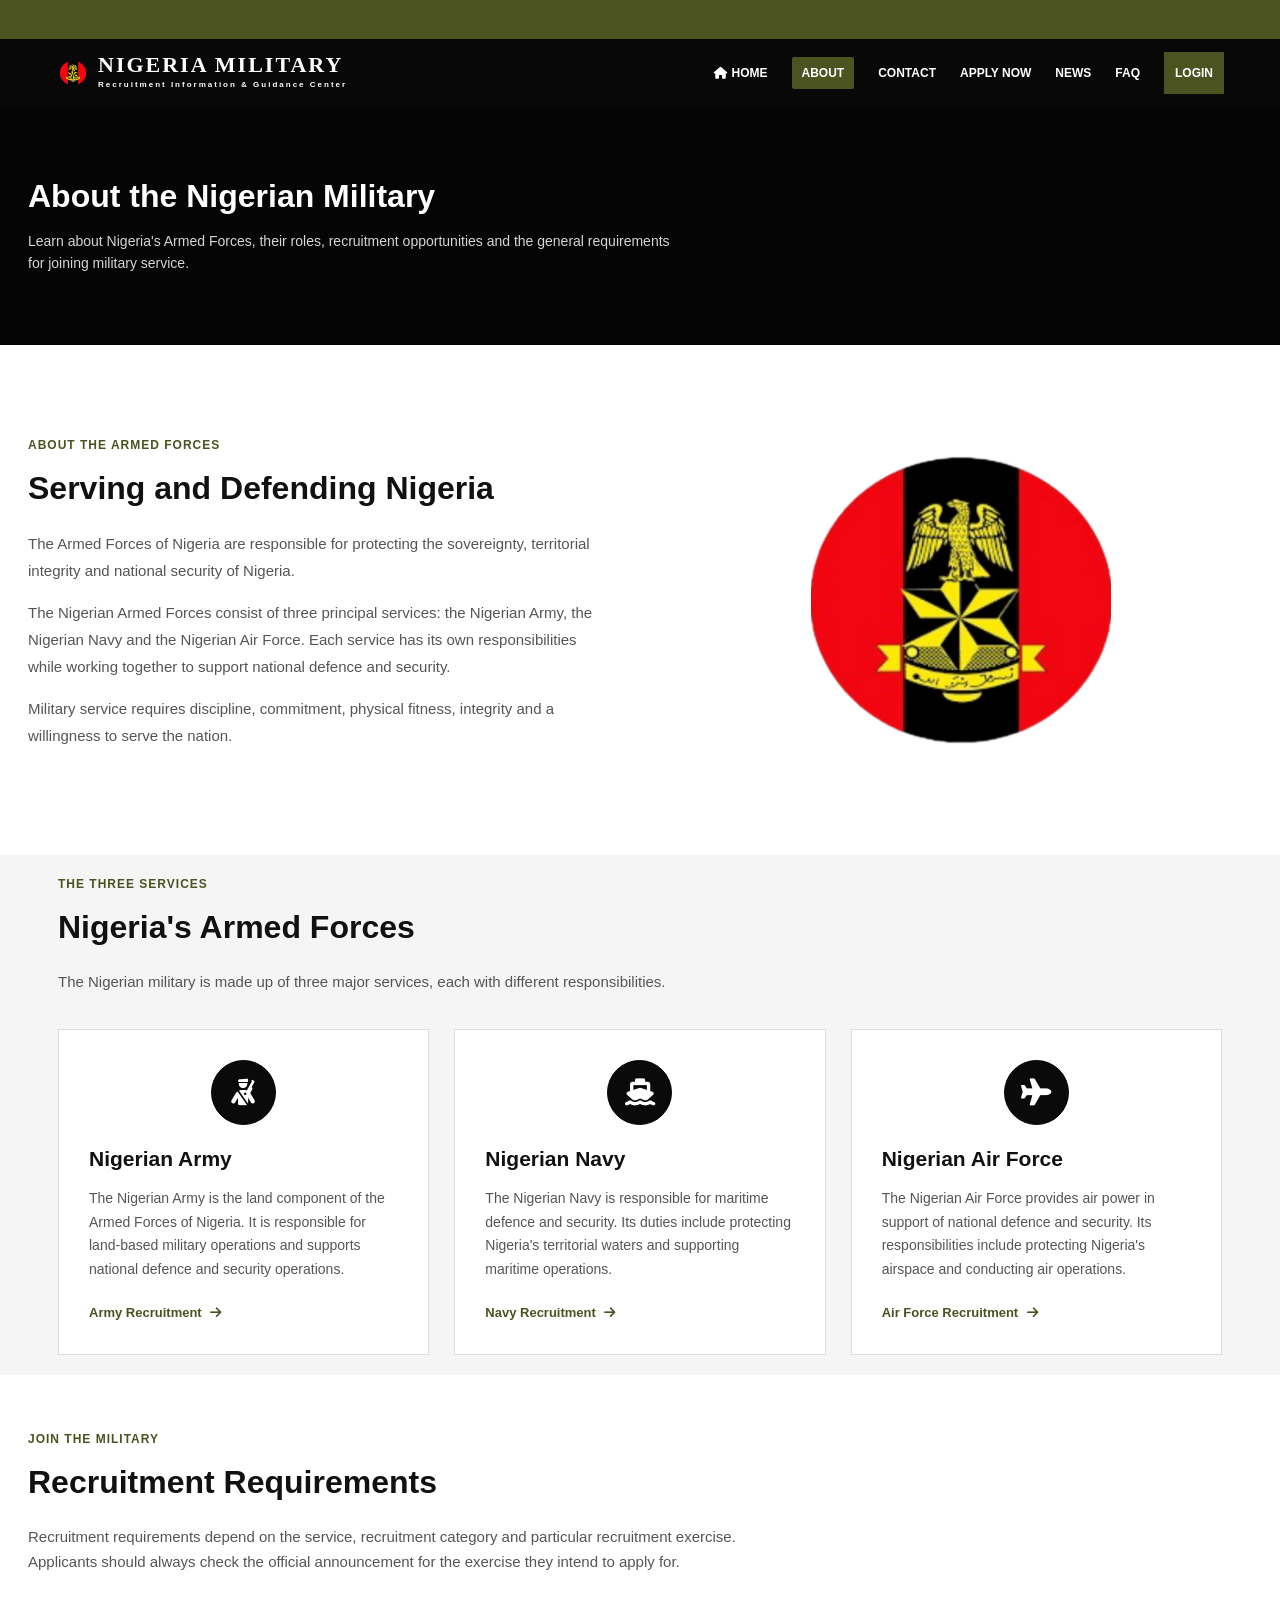
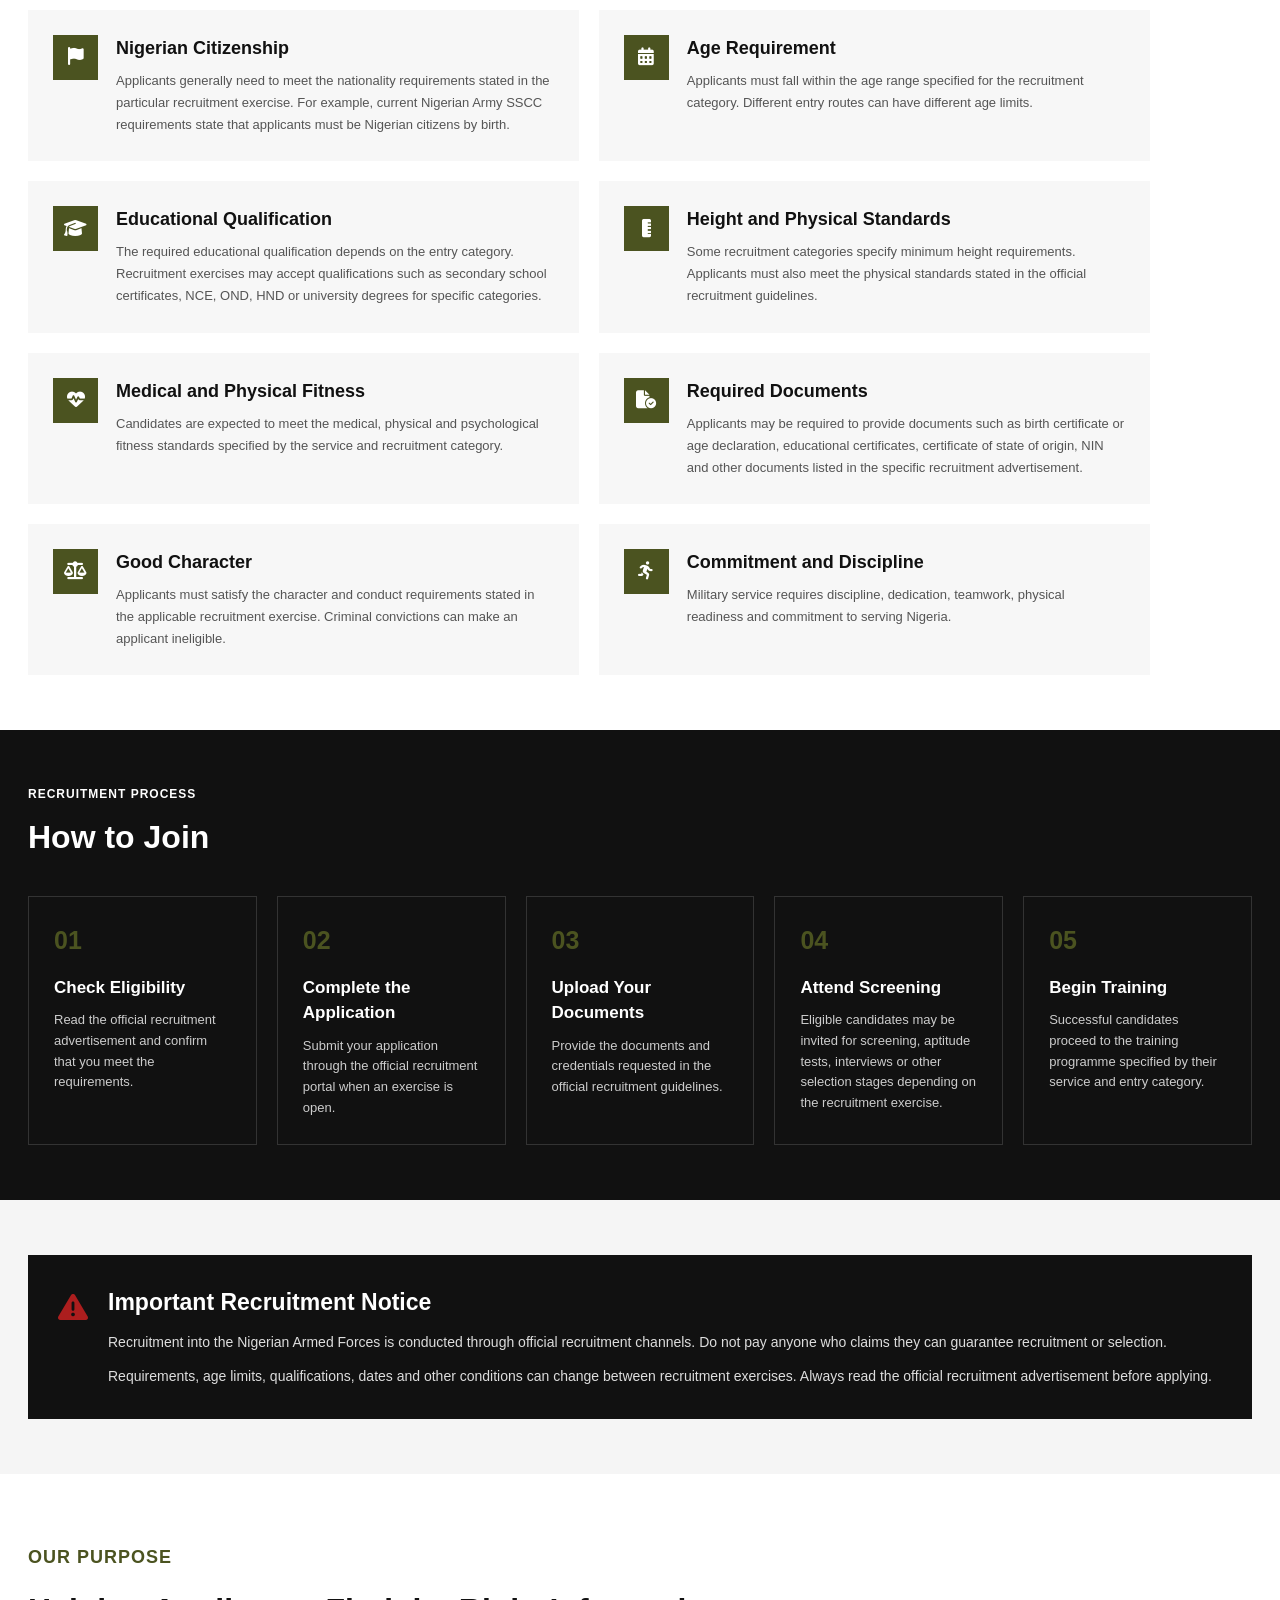
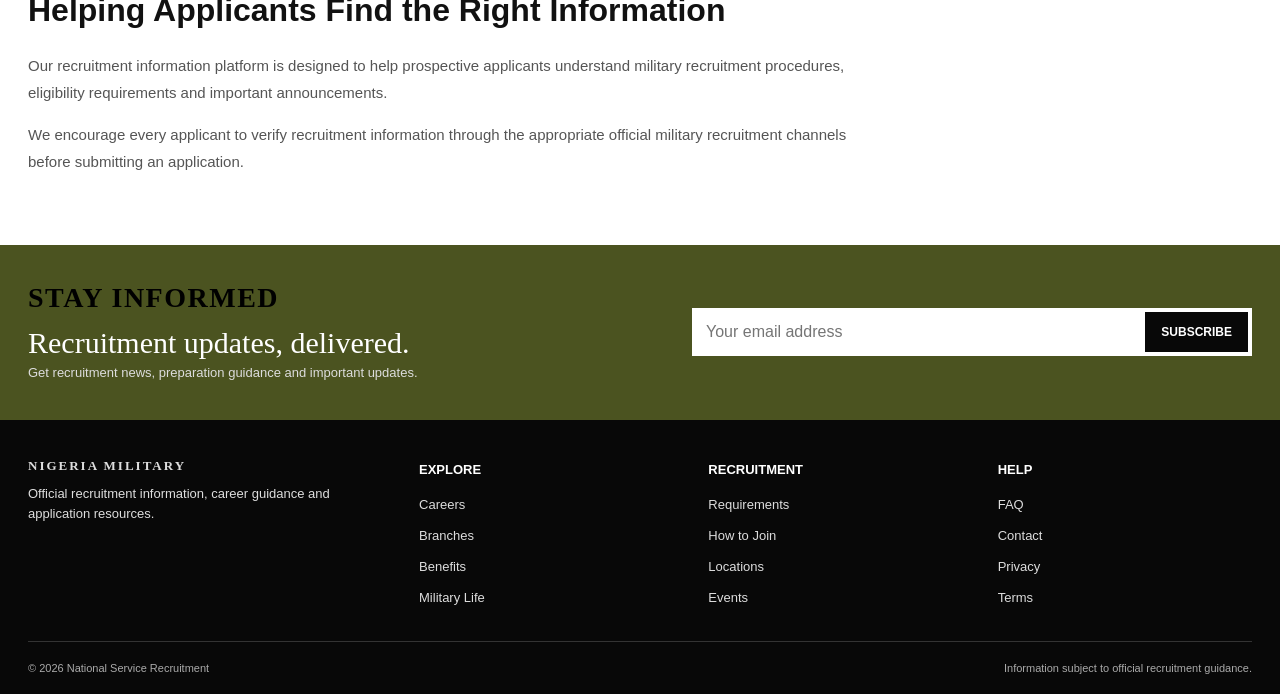
<file: about.html>
<!doctype html>
<html lang="en">

<head>
  <meta charset="utf-8">
  <meta name="viewport" content="width=device-width, initial-scale=1">

  <meta name="theme-color" content="#4b5320">

  <title>About Us | Nigeria Military Recruitment</title>

  <link rel="stylesheet" href="css/index.css">
  <link rel="stylesheet" href="css/about.css">

  <link rel="stylesheet" href="https://cdnjs.cloudflare.com/ajax/libs/font-awesome/6.7.2/css/all.min.css">
</head>

<body class="page-about">
  <header class="site-header">

    <div class="announcement">
      <div class="ticker">
        <div class="scroll-text">
          Latest: 1st Batch Shortlist is Out |
          Screening Begins 15th Oct 2026 |
          Recruitment is FREE - Beware of Scammers
        </div>
      </div>
    </div>

    <div class="container nav">

      <a class="logo" href="index.html" target="_parent">
        <img src="image/hero/InShot_20260827_124323482.png" alt="Nigeria Military Service">

        <span class="logo-text">
          NIGERIA MILITARY<br>
          <small>Recruitment Information &amp; Guidance Center</small>
        </span>
      </a>

      <input class="nav-toggle" type="checkbox" id="nav-toggle">

      <label class="menu" for="nav-toggle" aria-label="Open navigation menu">
        <i class="fa-solid fa-bars"></i>
      </label>

      <nav class="nav-links">
        <a id="home" href="index.html" target="_parent">
          <i class="fa-solid fa-house"></i> Home
        </a>
        <a id="about" href="about.html" target="_parent">About</a>
        <a id="contact" href="contact.html" target="_parent">Contact</a>
        <a id="apply" href="application-personal.html" target="_parent">Apply Now</a>
        <a id="news" href="annoucement.html" target="_parent">News</a>
        <a id="faq" href="resources-faq.html" target="_parent">FAQ</a>



        <div class="nav-actions">
          <a class="btn btn-primary" href="auth-login.html" target="_parent">
            Login
          </a>
        </div>
      </nav>

    </div>

  </header>


  <!-- HEADER -->
  <main>

    <!-- HERO -->
    <section class="about-hero">

      <div class="container">
        <h1>About the Nigerian Military</h1>

        <p>
          Learn about Nigeria's Armed Forces, their roles,
          recruitment opportunities and the general requirements
          for joining military service.
        </p>

      </div>

    </section>


    <!-- INTRODUCTION -->
    <section class="section about-introduction">

      <div class="container">

        <div class="about-intro">

          <div class="about-text">

            <span class="section-label">
              ABOUT THE ARMED FORCES
            </span>

            <h2>
              Serving and Defending Nigeria
            </h2>

            <p>
              The Armed Forces of Nigeria are responsible for
              protecting the sovereignty, territorial integrity
              and national security of Nigeria.
            </p>

            <p>
              The Nigerian Armed Forces consist of three principal
              services: the Nigerian Army, the Nigerian Navy and
              the Nigerian Air Force. Each service has its own
              responsibilities while working together to support
              national defence and security.
            </p>

            <p>
              Military service requires discipline, commitment,
              physical fitness, integrity and a willingness to
              serve the nation.
            </p>

          </div>


          <div class="about-image">

            <img src="image/hero/InShot_20260827_124323482.png" alt="Nigeria Military">

          </div>

        </div>

      </div>

    </section>


    <!-- THREE SERVICES -->
    <section class="section military-services">

      <div class="container">

        <div class="section-heading">

          <span class="section-label">
            THE THREE SERVICES
          </span>

          <h2>
            Nigeria's Armed Forces
          </h2>

          <p>
            The Nigerian military is made up of three major
            services, each with different responsibilities.
          </p>

        </div>


        <div class="service-cards">

          <!-- ARMY -->
          <div class="service-card">

            <div class="service-icon">
              <i class="fa-solid fa-person-military-rifle"></i>
            </div>

            <h3>
              Nigerian Army
            </h3>

            <p>
              The Nigerian Army is the land component of the
              Armed Forces of Nigeria. It is responsible for
              land-based military operations and supports
              national defence and security operations.
            </p>

            <a href="#">
              Army Recruitment
              <i class="fa-solid fa-arrow-right"></i>
            </a>

          </div>


          <!-- NAVY -->
          <div class="service-card">

            <div class="service-icon">
              <i class="fa-solid fa-ship"></i>
            </div>

            <h3>
              Nigerian Navy
            </h3>

            <p>
              The Nigerian Navy is responsible for maritime
              defence and security. Its duties include
              protecting Nigeria's territorial waters and
              supporting maritime operations.
            </p>

            <a href="#">
              Navy Recruitment
              <i class="fa-solid fa-arrow-right"></i>
            </a>

          </div>


          <!-- AIR FORCE -->
          <div class="service-card">

            <div class="service-icon">
              <i class="fa-solid fa-plane"></i>
            </div>

            <h3>
              Nigerian Air Force
            </h3>

            <p>
              The Nigerian Air Force provides air power in
              support of national defence and security. Its
              responsibilities include protecting Nigeria's
              airspace and conducting air operations.
            </p>

            <a href="#">
              Air Force Recruitment
              <i class="fa-solid fa-arrow-right"></i>
            </a>

          </div>

        </div>

      </div>

    </section>


    <!-- RECRUITMENT -->
    <section class="section recruitment-information">

      <div class="container">

        <div class="section-heading">

          <span class="section-label">
            JOIN THE MILITARY
          </span>

          <h2>
            Recruitment Requirements
          </h2>

          <p>
            Recruitment requirements depend on the service,
            recruitment category and particular recruitment
            exercise. Applicants should always check the official
            announcement for the exercise they intend to apply for.
          </p>

        </div>


        <div class="requirements-list">

          <!-- REQUIREMENT 1 -->
          <div class="requirement">

            <div class="requirement-icon">
              <i class="fa-solid fa-flag"></i>
            </div>

            <div>

              <h3>
                Nigerian Citizenship
              </h3>

              <p>
                Applicants generally need to meet the
                nationality requirements stated in the
                particular recruitment exercise. For example,
                current Nigerian Army SSCC requirements state
                that applicants must be Nigerian citizens by
                birth.
              </p>

            </div>

          </div>


          <!-- REQUIREMENT 2 -->
          <div class="requirement">

            <div class="requirement-icon">
              <i class="fa-solid fa-calendar-days"></i>
            </div>

            <div>

              <h3>
                Age Requirement
              </h3>

              <p>
                Applicants must fall within the age range
                specified for the recruitment category.
                Different entry routes can have different age
                limits.
              </p>

            </div>

          </div>


          <!-- REQUIREMENT 3 -->
          <div class="requirement">

            <div class="requirement-icon">
              <i class="fa-solid fa-graduation-cap"></i>
            </div>

            <div>

              <h3>
                Educational Qualification
              </h3>

              <p>
                The required educational qualification depends
                on the entry category. Recruitment exercises
                may accept qualifications such as secondary
                school certificates, NCE, OND, HND or
                university degrees for specific categories.
              </p>

            </div>

          </div>


          <!-- REQUIREMENT 4 -->
          <div class="requirement">

            <div class="requirement-icon">
              <i class="fa-solid fa-ruler-vertical"></i>
            </div>

            <div>

              <h3>
                Height and Physical Standards
              </h3>

              <p>
                Some recruitment categories specify minimum
                height requirements. Applicants must also meet
                the physical standards stated in the official
                recruitment guidelines.
              </p>

            </div>

          </div>


          <!-- REQUIREMENT 5 -->
          <div class="requirement">

            <div class="requirement-icon">
              <i class="fa-solid fa-heart-pulse"></i>
            </div>

            <div>

              <h3>
                Medical and Physical Fitness
              </h3>

              <p>
                Candidates are expected to meet the medical,
                physical and psychological fitness standards
                specified by the service and recruitment
                category.
              </p>

            </div>

          </div>


          <!-- REQUIREMENT 6 -->
          <div class="requirement">

            <div class="requirement-icon">
              <i class="fa-solid fa-file-circle-check"></i>
            </div>

            <div>

              <h3>
                Required Documents
              </h3>

              <p>
                Applicants may be required to provide documents
                such as birth certificate or age declaration,
                educational certificates, certificate of state
                of origin, NIN and other documents listed in
                the specific recruitment advertisement.
              </p>

            </div>

          </div>


          <!-- REQUIREMENT 7 -->
          <div class="requirement">

            <div class="requirement-icon">
              <i class="fa-solid fa-scale-balanced"></i>
            </div>

            <div>

              <h3>
                Good Character
              </h3>

              <p>
                Applicants must satisfy the character and
                conduct requirements stated in the applicable
                recruitment exercise. Criminal convictions
                can make an applicant ineligible.
              </p>

            </div>

          </div>


          <!-- REQUIREMENT 8 -->
          <div class="requirement">

            <div class="requirement-icon">
              <i class="fa-solid fa-person-running"></i>
            </div>

            <div>

              <h3>
                Commitment and Discipline
              </h3>

              <p>
                Military service requires discipline,
                dedication, teamwork, physical readiness and
                commitment to serving Nigeria.
              </p>

            </div>

          </div>

        </div>

      </div>

    </section>


    <!-- HOW TO JOIN -->
    <section class="section how-to-join">

      <div class="container">

        <div class="section-heading">

          <span class="section-label">
            RECRUITMENT PROCESS
          </span>

          <h2>
            How to Join
          </h2>

        </div>


        <div class="join-steps">

          <div class="join-step">

            <span>01</span>

            <h3>
              Check Eligibility
            </h3>

            <p>
              Read the official recruitment advertisement and
              confirm that you meet the requirements.
            </p>

          </div>


          <div class="join-step">

            <span>02</span>

            <h3>
              Complete the Application
            </h3>

            <p>
              Submit your application through the official
              recruitment portal when an exercise is open.
            </p>

          </div>


          <div class="join-step">

            <span>03</span>

            <h3>
              Upload Your Documents
            </h3>

            <p>
              Provide the documents and credentials requested
              in the official recruitment guidelines.
            </p>

          </div>


          <div class="join-step">

            <span>04</span>

            <h3>
              Attend Screening
            </h3>

            <p>
              Eligible candidates may be invited for screening,
              aptitude tests, interviews or other selection
              stages depending on the recruitment exercise.
            </p>

          </div>


          <div class="join-step">

            <span>05</span>

            <h3>
              Begin Training
            </h3>

            <p>
              Successful candidates proceed to the training
              programme specified by their service and entry
              category.
            </p>

          </div>

        </div>

      </div>

    </section>


    <!-- IMPORTANT NOTICE -->
    <section class="section recruitment-warning">

      <div class="container">

        <div class="warning-box">

          <div class="warning-icon">
            <i class="fa-solid fa-triangle-exclamation"></i>
          </div>

          <div>

            <h2>
              Important Recruitment Notice
            </h2>

            <p>
              Recruitment into the Nigerian Armed Forces is
              conducted through official recruitment channels.
              Do not pay anyone who claims they can guarantee
              recruitment or selection.
            </p>

            <p>
              Requirements, age limits, qualifications, dates and
              other conditions can change between recruitment
              exercises. Always read the official recruitment
              advertisement before applying.
            </p>

          </div>

        </div>

      </div>

    </section>


    <!-- MISSION -->
    <section class="section about-mission">

      <div class="container">

        <div class="mission-content">

          <span class="section-label">
            <h1>OUR PURPOSE</h1>
          </span>

          <h2>
            Helping Applicants Find the Right Information
          </h2>

          <p>
            Our recruitment information platform is designed to
            help prospective applicants understand military
            recruitment procedures, eligibility requirements and
            important announcements.
          </p>

          <p>
            We encourage every applicant to verify recruitment
            information through the appropriate official military
            recruitment channels before submitting an application.
          </p>

        </div>

      </div>

    </section>

  </main>


  <!-- FOOTER -->

  <footer class="footer">
    <section class="newsletter">
      <div class="container newsletter-inner">
        <div class="newsletter-copy">
          <span class="kicker">Stay informed</span>
          <h2>Recruitment updates, delivered.</h2>
          <p>Get recruitment news, preparation guidance and important updates.</p>
        </div>
        <form class="newsletter-form" action="#" method="post">
          <input type="email" name="email" placeholder="Your email address" aria-label="Your email address" required>
          <button class="btn" type="submit">Subscribe</button>
        </form>
      </div>
    </section>

    <div class="footer-main">
      <div class="container footer-grid">
        <div>
          <a class="logo" href="index.html" target="_parent">NIGERIA MILITARY</a>
          <p>Official recruitment information, career guidance and application resources.</p>
        </div>
        <div>
          <h3>Explore</h3>
          <ul class="footer-links">
            <li><a href="index.html" target="_parent">Careers</a></li>
            <li><a href="about.html" target="_parent">Branches</a></li>
            <li><a href="resources-faq.html" target="_parent">Benefits</a></li>
            <li><a href="annoucement.html" target="_parent">Military Life</a></li>
          </ul>
        </div>
        <div>
          <h3>Recruitment</h3>
          <ul class="footer-links">
            <li><a href="annoucement.html" target="_parent">Requirements</a></li>
            <li><a href="annoucement.html" target="_parent">How to Join</a></li>
            <li><a href="annoucement.html" target="_parent">Locations</a></li>
            <li><a href="annoucement.html" target="_parent">Events</a></li>
          </ul>
        </div>
        <div>
          <h3>Help</h3>
          <ul class="footer-links">
            <li><a href="resources-faq.html" target="_parent">FAQ</a></li>
            <li><a href="contact.html" target="_parent">Contact</a></li>
            <li><a href="resources-faq.html" target="_parent">Privacy</a></li>
            <li><a href="resources-faq.html" target="_parent">Terms</a></li>
          </ul>
        </div>
      </div>
    </div>

    <div class="container footer-bottom">
      <span>© 2026 National Service Recruitment</span>
      <span>Information subject to official recruitment guidance.</span>
    </div>
  </footer>

</body>

</html>
</file>
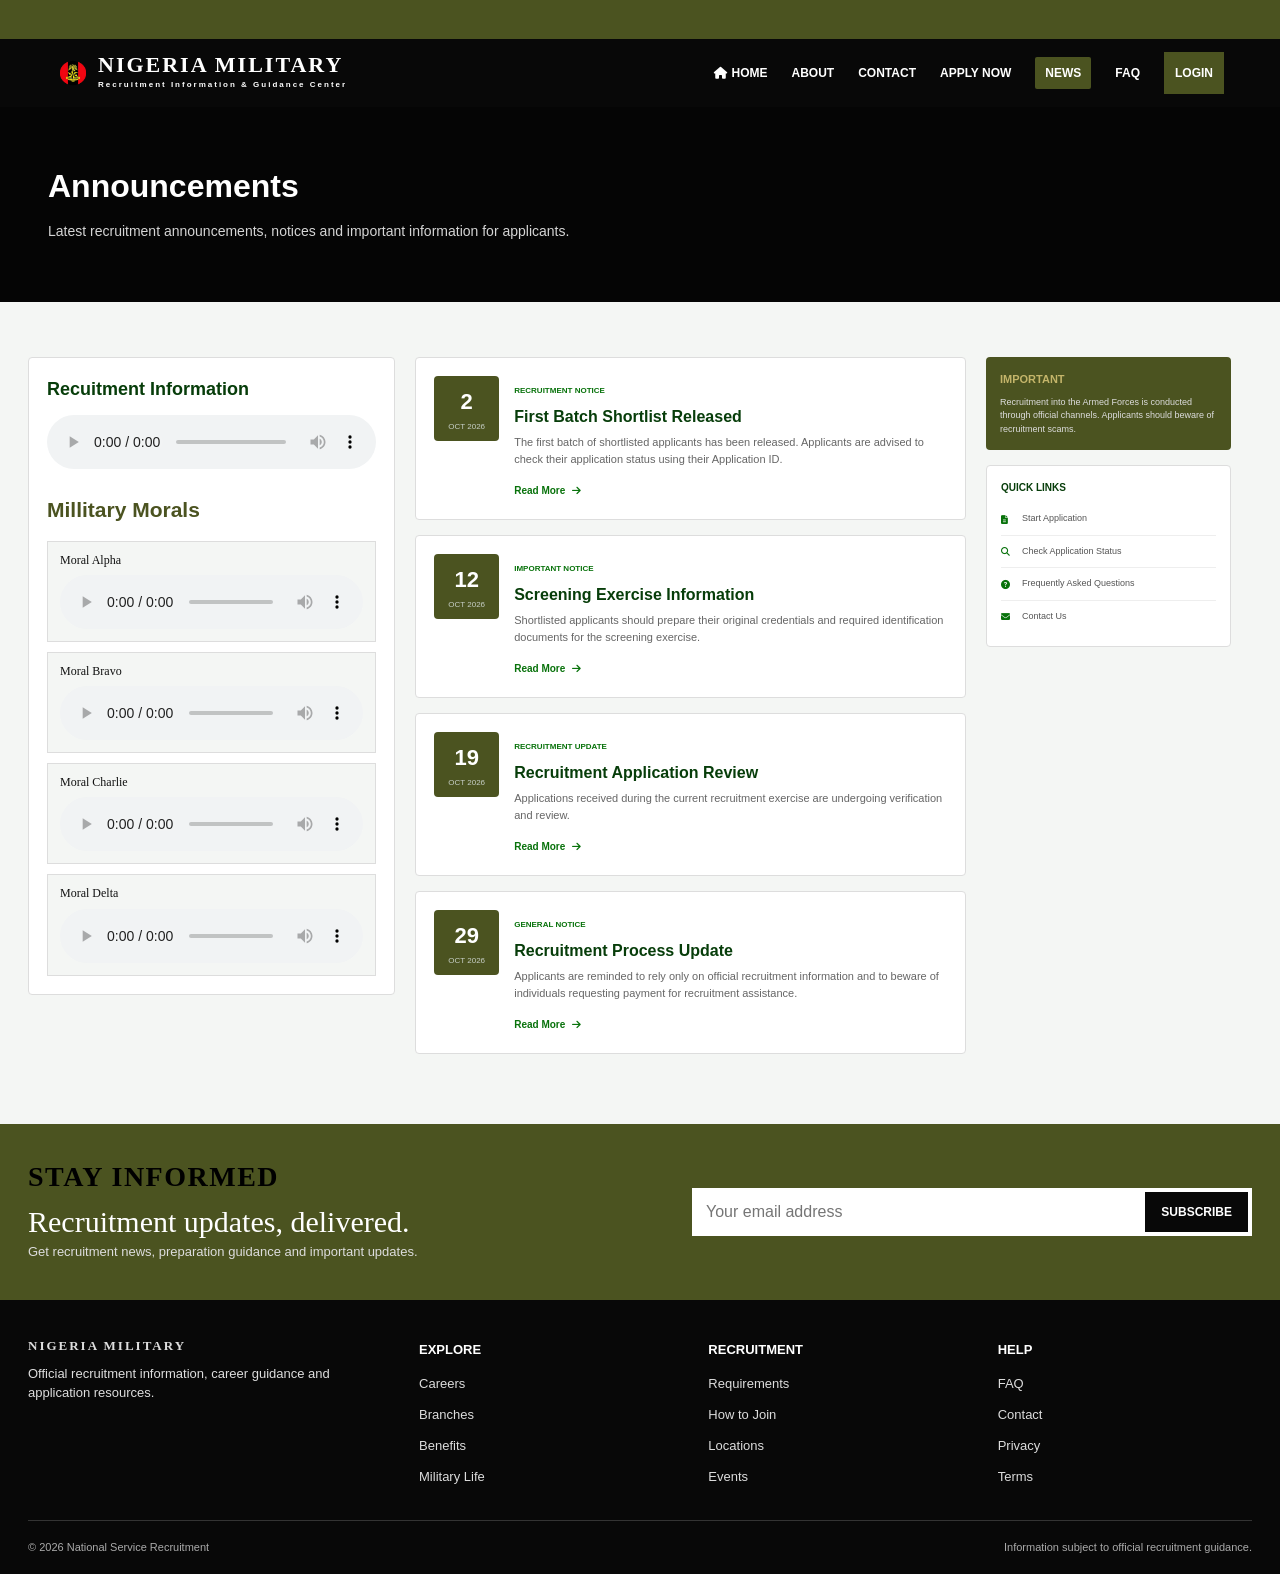
<file: annoucement.html>
<!doctype html>
<html lang="en">

<head>

    <meta charset="utf-8">

    <meta name="viewport" content="width=device-width, initial-scale=1">

    <meta name="theme-color" content="#4b5320">

    <title>Announcements | National Service Recruitment</title>

    <link rel="stylesheet" href="css/index.css">

    <link rel="stylesheet" href="css/announcements.css">

    <link rel="stylesheet" href="https://cdnjs.cloudflare.com/ajax/libs/font-awesome/6.7.2/css/all.min.css">

</head>


<body class="page-announcements">
    <header class="site-header">

        <div class="announcement">
            <div class="ticker">
                <div class="scroll-text">
                    Latest: 1st Batch Shortlist is Out |
                    Screening Begins 15th Oct 2026 |
                    Recruitment is FREE - Beware of Scammers
                </div>
            </div>
        </div>

        <div class="container nav">

            <a class="logo" href="index.html" target="_parent">
                <img src="image/hero/InShot_20260827_124323482.png" alt="Nigeria Military Service">

                <span class="logo-text">
                    NIGERIA MILITARY<br>
                    <small>Recruitment Information &amp; Guidance Center</small>
                </span>
            </a>

            <input class="nav-toggle" type="checkbox" id="nav-toggle">

            <label class="menu" for="nav-toggle" aria-label="Open navigation menu">
                <i class="fa-solid fa-bars"></i>
            </label>

            <nav class="nav-links">
                <a id="home" href="index.html" target="_parent">
                    <i class="fa-solid fa-house"></i> Home
                </a>
                <a id="about" href="about.html" target="_parent">About</a>
                <a id="contact" href="contact.html" target="_parent">Contact</a>
                <a id="apply" href="application-personal.html" target="_parent">Apply Now</a>
                <a id="news" href="annoucement.html" target="_parent">News</a>
                <a id="faq" href="resources-faq.html" target="_parent">FAQ</a>



                <div class="nav-actions">
                    <a class="btn btn-primary" href="auth-login.html" target="_parent">
                        Login
                    </a>
                </div>
            </nav>

        </div>

    </header>

    <!-- HEADER -->
    <main>


        <!-- HERO -->

        <section class="announcement-hero">

            <div class="container">

                <h1>
                    Announcements
                </h1>

                <p>
                    Latest recruitment announcements, notices and important
                    information for applicants.
                </p>

            </div>

        </section>



        <!-- MAIN ANNOUNCEMENT AREA -->

        <section class="section">

            <div class="container">

                <div class="announcement-layout">


                    <!-- LEFT - AUDIO-->

                    <div class="audio-column">

                        <div class="card">


                            <!-- AUDIO ANNOUNCEMENT -->

                            <div class="audio-announcement">

                                <h2>
                                    Recuitment Information
                                </h2>

                                <audio controls>
                                    <source src="audio/army voice 1.aac">
                                    Your browser does not support the audio element.
                                </audio>

                            </div>



                            <!-- MORALS -->

                            <div class="morals-audio">

                                <h1>
                                    Millitary Morals
                                </h1>


                                <div class="audio-list">


                                    <!-- SONG 1 -->

                                    <div class="audio-item">

                                        <h3>
                                            Moral
                                            Alpha
                                        </h3>

                                        <audio controls>
                                            <source src="audio/army 1.m4a">
                                            Your browser does not support the audio element.
                                        </audio>

                                    </div>



                                    <!-- SONG 2 -->

                                    <div class="audio-item">

                                        <h3>
                                            Moral Bravo
                                        </h3>

                                        <audio controls>
                                            <source src="audio/army 3.m4a">
                                            Your browser does not support the audio element.
                                        </audio>

                                    </div>



                                    <!-- SONG 3 -->

                                    <div class="audio-item">

                                        <h3>
                                            Moral Charlie


                                        </h3>

                                        <audio controls>
                                            <source src="audio/army 2.m4a">
                                            Your browser does not support the audio element.
                                        </audio>

                                    </div>



                                    <!-- SONG 4 -->

                                    <div class="audio-item">

                                        <h3>
                                            Moral Delta
                                        </h3>

                                        <audio controls>
                                            <source src="audio/army 4.m4a" type="audio/mpeg">
                                            Your browser does not support the audio element.
                                        </audio>

                                    </div>


                                </div>

                            </div>

                        </div>

                    </div>



                    <!--CENTER - ANNOUNCEMENTS -->

                    <div class="announcement-list">


                        <!-- ANNOUNCEMENT 1 -->

                        <article class="announcement-card">

                            <div class="announcement-date">

                                <strong>
                                    2
                                </strong>

                                <span>
                                    OCT 2026
                                </span>

                            </div>


                            <div class="announcement-content">

                                <span class="announcement-label">
                                    RECRUITMENT NOTICE
                                </span>

                                <h2>
                                    First Batch Shortlist Released
                                </h2>

                                <p>
                                    The first batch of shortlisted applicants
                                    has been released. Applicants are advised
                                    to check their application status using
                                    their Application ID.
                                </p>

                                <a href="#">
                                    Read More
                                    <i class="fa-solid fa-arrow-right"></i>
                                </a>

                            </div>

                        </article>



                        <!-- ANNOUNCEMENT 2 -->

                        <article class="announcement-card">

                            <div class="announcement-date">

                                <strong>
                                    12
                                </strong>

                                <span>
                                    OCT 2026
                                </span>

                            </div>


                            <div class="announcement-content">

                                <span class="announcement-label">
                                    IMPORTANT NOTICE
                                </span>

                                <h2>
                                    Screening Exercise Information
                                </h2>

                                <p>
                                    Shortlisted applicants should prepare
                                    their original credentials and required
                                    identification documents for the screening
                                    exercise.
                                </p>

                                <a href="#">
                                    Read More
                                    <i class="fa-solid fa-arrow-right"></i>
                                </a>

                            </div>

                        </article>



                        <!-- ANNOUNCEMENT 3 -->

                        <article class="announcement-card">

                            <div class="announcement-date">

                                <strong>
                                    19
                                </strong>

                                <span>
                                    OCT 2026
                                </span>

                            </div>


                            <div class="announcement-content">

                                <span class="announcement-label">
                                    RECRUITMENT UPDATE
                                </span>

                                <h2>
                                    Recruitment Application Review
                                </h2>

                                <p>
                                    Applications received during the current
                                    recruitment exercise are undergoing
                                    verification and review.
                                </p>

                                <a href="#">
                                    Read More
                                    <i class="fa-solid fa-arrow-right"></i>
                                </a>

                            </div>

                        </article>



                        <!-- ANNOUNCEMENT 4 -->

                        <article class="announcement-card">

                            <div class="announcement-date">

                                <strong>
                                    29
                                </strong>

                                <span>
                                    OCT 2026
                                </span>

                            </div>


                            <div class="announcement-content">

                                <span class="announcement-label">
                                    GENERAL NOTICE
                                </span>

                                <h2>
                                    Recruitment Process Update
                                </h2>

                                <p>
                                    Applicants are reminded to rely only on
                                    official recruitment information and to
                                    beware of individuals requesting payment
                                    for recruitment assistance.
                                </p>

                                <a href="#">
                                    Read More
                                    <i class="fa-solid fa-arrow-right"></i>
                                </a>

                            </div>

                        </article>


                    </div>



                    <!-- RIGHT - SIDEBAR -->

                    <aside class="announcement-sidebar">


                        <!-- IMPORTANT -->

                        <div class="notice-box">

                            <h3>
                                IMPORTANT
                            </h3>

                            <p>
                                Recruitment into the Armed Forces is conducted
                                through official channels. Applicants should
                                beware of recruitment scams.
                            </p>

                        </div>



                        <!-- QUICK LINKS -->

                        <div class="notice-links">

                            <h3>
                                QUICK LINKS
                            </h3>


                            <a href="application-personal.html">

                                <i class="fa-solid fa-file-lines"></i>

                                <span>
                                    Start Application
                                </span>

                            </a>


                            <a href="application-status.html">

                                <i class="fa-solid fa-magnifying-glass"></i>

                                <span>
                                    Check Application Status
                                </span>

                            </a>


                            <a href="resources-faq.html">

                                <i class="fa-solid fa-circle-question"></i>

                                <span>
                                    Frequently Asked Questions
                                </span>

                            </a>


                            <a href="contact.html">

                                <i class="fa-solid fa-envelope"></i>

                                <span>
                                    Contact Us
                                </span>

                            </a>


                        </div>

                    </aside>


                </div>

            </div>

        </section>


    </main>



    <!-- FOOTER -->

    <footer class="footer">
        <section class="newsletter">
            <div class="container newsletter-inner">
                <div class="newsletter-copy">
                    <span class="kicker">Stay informed</span>
                    <h2>Recruitment updates, delivered.</h2>
                    <p>Get recruitment news, preparation guidance and important updates.</p>
                </div>
                <form class="newsletter-form" action="#" method="post">
                    <input type="email" name="email" placeholder="Your email address" aria-label="Your email address"
                        required>
                    <button class="btn" type="submit">Subscribe</button>
                </form>
            </div>
        </section>

        <div class="footer-main">
            <div class="container footer-grid">
                <div>
                    <a class="logo" href="index.html" target="_parent">NIGERIA MILITARY</a>
                    <p>Official recruitment information, career guidance and application resources.</p>
                </div>
                <div>
                    <h3>Explore</h3>
                    <ul class="footer-links">
                        <li><a href="index.html" target="_parent">Careers</a></li>
                        <li><a href="about.html" target="_parent">Branches</a></li>
                        <li><a href="resources-faq.html" target="_parent">Benefits</a></li>
                        <li><a href="annoucement.html" target="_parent">Military Life</a></li>
                    </ul>
                </div>
                <div>
                    <h3>Recruitment</h3>
                    <ul class="footer-links">
                        <li><a href="annoucement.html" target="_parent">Requirements</a></li>
                        <li><a href="annoucement.html" target="_parent">How to Join</a></li>
                        <li><a href="annoucement.html" target="_parent">Locations</a></li>
                        <li><a href="annoucement.html" target="_parent">Events</a></li>
                    </ul>
                </div>
                <div>
                    <h3>Help</h3>
                    <ul class="footer-links">
                        <li><a href="resources-faq.html" target="_parent">FAQ</a></li>
                        <li><a href="contact.html" target="_parent">Contact</a></li>
                        <li><a href="resources-faq.html" target="_parent">Privacy</a></li>
                        <li><a href="resources-faq.html" target="_parent">Terms</a></li>
                    </ul>
                </div>
            </div>
        </div>

        <div class="container footer-bottom">
            <span>© 2026 National Service Recruitment</span>
            <span>Information subject to official recruitment guidance.</span>
        </div>
    </footer>

</body>

</html>
</file>
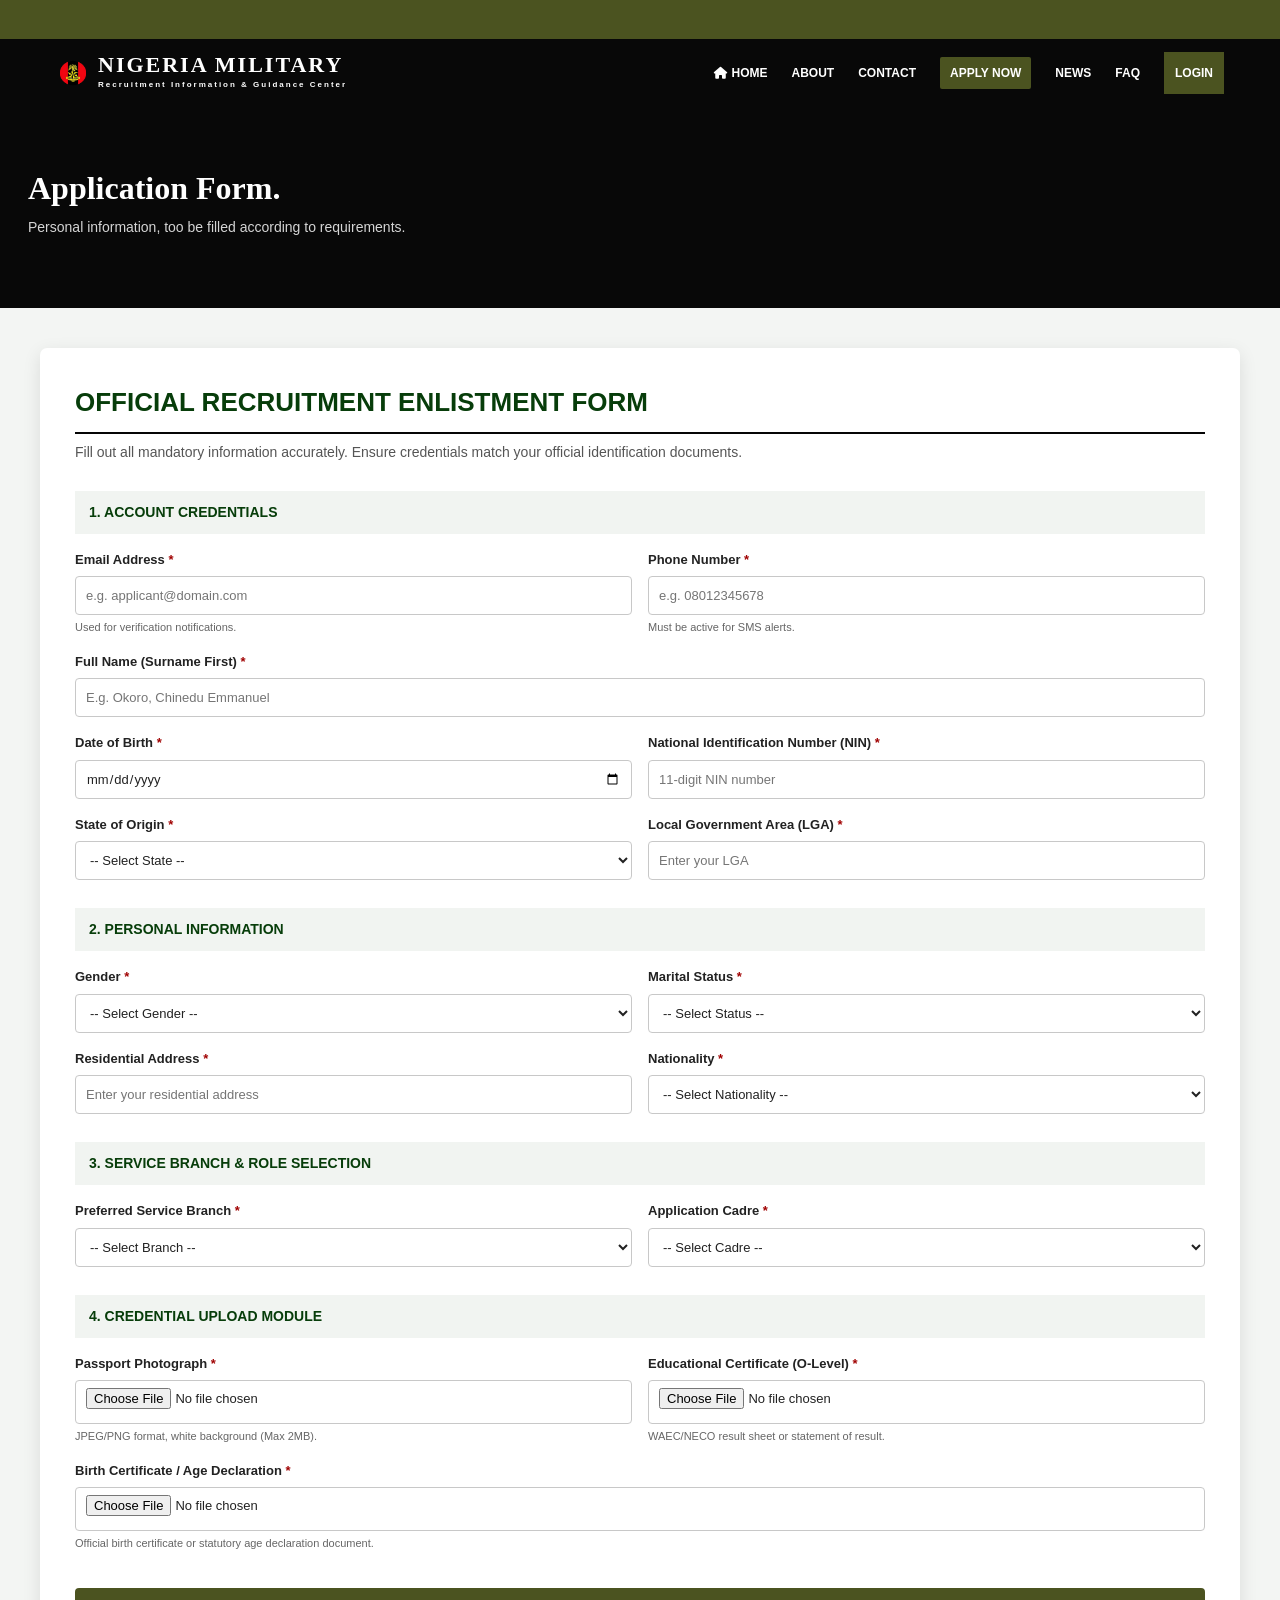
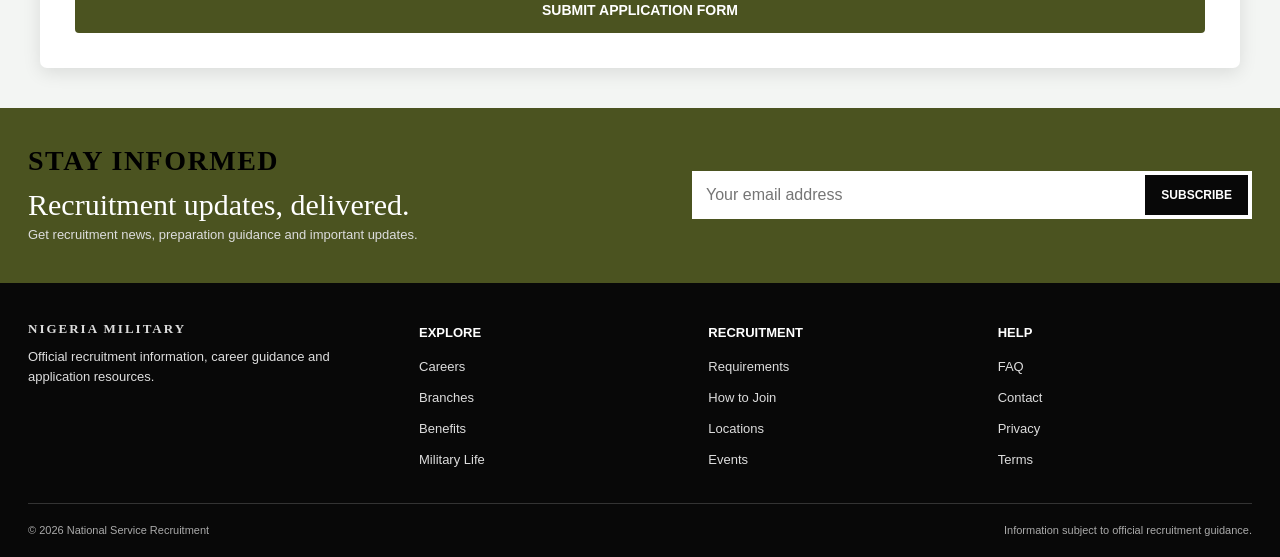
<file: application-personal.html>
<!doctype html>
<html lang="en">

<head>
  <meta charset="utf-8">
  <meta name="viewport" content="width=device-width, initial-scale=1">
  <meta name="theme-color" content="#4b5320">
  <title>Personal Information </title>
  <link rel="stylesheet" href="css/index.css">
  <link rel="stylesheet" href="css/application-personal.css">
  <link rel="stylesheet" href="https://cdnjs.cloudflare.com/ajax/libs/font-awesome/6.7.2/css/all.min.css">
</head>

<body class="page-application-personal">
  <header class="site-header">

    <div class="announcement">
      <div class="ticker">
        <div class="scroll-text">
          Latest: 1st Batch Shortlist is Out |
          Screening Begins 15th Oct 2026 |
          Recruitment is FREE - Beware of Scammers
        </div>
      </div>
    </div>

    <div class="container nav">

      <a class="logo" href="index.html" target="_parent">
        <img src="image/hero/InShot_20260827_124323482.png" alt="Nigeria Military Service">

        <span class="logo-text">
          NIGERIA MILITARY<br>
          <small>Recruitment Information &amp; Guidance Center</small>
        </span>
      </a>

      <input class="nav-toggle" type="checkbox" id="nav-toggle">

      <label class="menu" for="nav-toggle" aria-label="Open navigation menu">
        <i class="fa-solid fa-bars"></i>
      </label>

      <nav class="nav-links">
        <a id="home" href="index.html" target="_parent">
          <i class="fa-solid fa-house"></i> Home
        </a>
        <a id="about" href="about.html" target="_parent">About</a>
        <a id="contact" href="contact.html" target="_parent">Contact</a>
        <a id="apply" href="application-personal.html" target="_parent">Apply Now</a>
        <a id="news" href="annoucement.html" target="_parent">News</a>
        <a id="faq" href="resources-faq.html" target="_parent">FAQ</a>



        <div class="nav-actions">
          <a class="btn btn-primary" href="auth-login.html" target="_parent">
            Login
          </a>
        </div>
      </nav>

    </div>

  </header>

  <main>
    <section class="page-hero">
      <div class="container">

        <h1>Application Form.</h1>
        <p>Personal information, too be filled according to requirements.</p>
      </div>
    </section>
    <!--APPLICATION FORM -->

    <section class="application-page">

      <form class="application-form" action="#" method="post" enctype="multipart/form-data">

        <h1>OFFICIAL RECRUITMENT ENLISTMENT FORM</h1>

        <p class="form-intro">
          Fill out all mandatory information accurately. Ensure credentials match your official
          identification documents.
        </p>


        <!--1. ACCOUNT CREDENTIALS -->

        <div class="form-section">

          <h2 class="section-title">1. ACCOUNT CREDENTIALS</h2>

          <div class="form-row">

            <div class="form-group">
              <label for="email">
                Email Address <span class="required">*</span>
              </label>

              <input type="email" id="email" name="email" placeholder="e.g. applicant@domain.com" required>

              <small class="form-help">
                Used for verification notifications.
              </small>
            </div>


            <div class="form-group">
              <label for="phone">
                Phone Number <span class="required">*</span>
              </label>

              <input type="tel" id="phone" name="phone" placeholder="e.g. 08012345678" required>

              <small class="form-help">
                Must be active for SMS alerts.
              </small>
            </div>

          </div>


          <div class="form-row">

            <div class="form-group full">
              <label for="fullname">
                Full Name (Surname First) <span class="required">*</span>
              </label>

              <input type="text" id="fullname" name="fullname" placeholder="E.g. Okoro, Chinedu Emmanuel" required>
            </div>

          </div>


          <div class="form-row">

            <div class="form-group">
              <label for="dob">
                Date of Birth <span class="required">*</span>
              </label>

              <input type="date" id="dob" name="dob" required>
            </div>


            <div class="form-group">
              <label for="nin">
                National Identification Number (NIN)
                <span class="required">*</span>
              </label>

              <input type="text" id="nin" name="nin" maxlength="11" placeholder="11-digit NIN number" required>
            </div>

          </div>


          <div class="form-row">

            <div class="form-group">
              <label for="state">
                State of Origin <span class="required">*</span>
              </label>

              <select id="state" name="state" required>
                <option value="">-- Select State --</option>
                <option>Abia</option>
                <option>Adamawa</option>
                <option>Akwa Ibom</option>
                <option>Anambra</option>
                <option>Bauchi</option>
                <option>Bayelsa</option>
                <option>Benue</option>
                <option>Borno</option>
                <option>Cross River</option>
                <option>Delta</option>
                <option>Ebonyi</option>
                <option>Edo</option>
                <option>Ekiti</option>
                <option>Enugu</option>
                <option>Gombe</option>
                <option>Imo</option>
                <option>Jigawa</option>
                <option>Kaduna</option>
                <option>Kano</option>
                <option>Katsina</option>
                <option>Kebbi</option>
                <option>Kogi</option>
                <option>Kwara</option>
                <option>Lagos</option>
                <option>Nasarawa</option>
                <option>Niger</option>
                <option>Ogun</option>
                <option>Ondo</option>
                <option>Osun</option>
                <option>Oyo</option>
                <option>Plateau</option>
                <option>Rivers</option>
                <option>Sokoto</option>
                <option>Taraba</option>
                <option>Yobe</option>
                <option>Zamfara</option>
                <option>FCT</option>
              </select>
            </div>


            <div class="form-group">
              <label for="lga">
                Local Government Area (LGA)
                <span class="required">*</span>
              </label>

              <input type="text" id="lga" name="lga" placeholder="Enter your LGA" required>
            </div>

          </div>

        </div>


        <!--  2. PERSONAL INFORMATION-->

        <div class="form-section">

          <h2 class="section-title">2. PERSONAL INFORMATION</h2>

          <div class="form-row">

            <div class="form-group">
              <label for="gender">
                Gender <span class="required">*</span>
              </label>

              <select id="gender" name="gender" required>
                <option value="">-- Select Gender --</option>
                <option>Male</option>
                <option>Female</option>
              </select>
            </div>


            <div class="form-group">
              <label for="marital-status">
                Marital Status <span class="required">*</span>
              </label>

              <select id="marital-status" name="marital_status" required>
                <option value="">-- Select Status --</option>
                <option>Single</option>
                <option>Married</option>
                <option>Divorced</option>
                <option>Widowed</option>
              </select>
            </div>

          </div>


          <div class="form-row">

            <div class="form-group">
              <label for="address">
                Residential Address <span class="required">*</span>
              </label>

              <input type="text" id="address" name="address" placeholder="Enter your residential address" required>
            </div>


            <div class="form-group">
              <label for="nationality">
                Nationality <span class="required">*</span>
              </label>

              <select id="nationality" name="nationality" required>
                <option value="">-- Select Nationality --</option>
                <option value="nigerian">Nigerian</option>
              </select>
            </div>

          </div>

        </div>


        <!-- 3. SERVICE BRANCH -->

        <div class="form-section">

          <h2 class="section-title">
            3. SERVICE BRANCH &amp; ROLE SELECTION
          </h2>

          <div class="form-row">

            <div class="form-group">
              <label for="branch">
                Preferred Service Branch <span class="required">*</span>
              </label>

              <select id="branch" name="branch" required>
                <option value="">-- Select Branch --</option>
                <option>Nigerian Army</option>
                <option>Nigerian Navy</option>
                <option>Nigerian Air Force</option>
              </select>
            </div>


            <div class="form-group">
              <label for="cadre">
                Application Cadre <span class="required">*</span>
              </label>

              <select id="cadre" name="cadre" required>
                <option value="">-- Select Cadre --</option>
                <option>Regular Recruit</option>
                <option>Tradesman / Woman</option>
                <option>Direct Short Service</option>
                <option>Short Service Commission</option>
              </select>
            </div>

          </div>

        </div>


        <!-- 4. CREDENTIAL UPLOAD  -->

        <div class="form-section">

          <h2 class="section-title">
            4. CREDENTIAL UPLOAD MODULE
          </h2>

          <div class="form-row">

            <div class="form-group">
              <label for="passport">
                Passport Photograph <span class="required">*</span>
              </label>

              <input type="file" id="passport" name="passport" accept=".jpg,.jpeg,.png" required>

              <small class="form-help">
                JPEG/PNG format, white background (Max 2MB).
              </small>
            </div>


            <div class="form-group">
              <label for="certificate">
                Educational Certificate (O-Level)
                <span class="required">*</span>
              </label>

              <input type="file" id="certificate" name="certificate" accept=".jpg,.jpeg,.png,.pdf" required>

              <small class="form-help">
                WAEC/NECO result sheet or statement of result.
              </small>
            </div>

          </div>


          <div class="form-row">

            <div class="form-group full">
              <label for="birth-certificate">
                Birth Certificate / Age Declaration
                <span class="required">*</span>
              </label>

              <input type="file" id="birth-certificate" name="birth_certificate" accept=".jpg,.jpeg,.png,.pdf" required>

              <small class="form-help">
                Official birth certificate or statutory age declaration document.
              </small>
            </div>

          </div>

        </div>


        <!-- SUBMIT  -->

        <button type="submit" class="submit-button">
          <a href="thankyou.html">SUBMIT APPLICATION FORM</a>
        </button>

      </form>

    </section>
  </main>

  <footer class="footer">
    <section class="newsletter">
      <div class="container newsletter-inner">
        <div class="newsletter-copy">
          <span class="kicker">Stay informed</span>
          <h2>Recruitment updates, delivered.</h2>
          <p>Get recruitment news, preparation guidance and important updates.</p>
        </div>
        <form class="newsletter-form" action="#" method="post">
          <input type="email" name="email" placeholder="Your email address" aria-label="Your email address" required>
          <button class="btn" type="submit">Subscribe</button>
        </form>
      </div>
    </section>

    <div class="footer-main">
      <div class="container footer-grid">
        <div>
          <a class="logo" href="index.html" target="_parent">NIGERIA MILITARY</a>
          <p>Official recruitment information, career guidance and application resources.</p>
        </div>
        <div>
          <h3>Explore</h3>
          <ul class="footer-links">
            <li><a href="index.html" target="_parent">Careers</a></li>
            <li><a href="about.html" target="_parent">Branches</a></li>
            <li><a href="resources-faq.html" target="_parent">Benefits</a></li>
            <li><a href="annoucement.html" target="_parent">Military Life</a></li>
          </ul>
        </div>
        <div>
          <h3>Recruitment</h3>
          <ul class="footer-links">
            <li><a href="annoucement.html" target="_parent">Requirements</a></li>
            <li><a href="annoucement.html" target="_parent">How to Join</a></li>
            <li><a href="annoucement.html" target="_parent">Locations</a></li>
            <li><a href="annoucement.html" target="_parent">Events</a></li>
          </ul>
        </div>
        <div>
          <h3>Help</h3>
          <ul class="footer-links">
            <li><a href="resources-faq.html" target="_parent">FAQ</a></li>
            <li><a href="contact.html" target="_parent">Contact</a></li>
            <li><a href="resources-faq.html" target="_parent">Privacy</a></li>
            <li><a href="resources-faq.html" target="_parent">Terms</a></li>
          </ul>
        </div>
      </div>
    </div>

    <div class="container footer-bottom">
      <span>© 2026 National Service Recruitment</span>
      <span>Information subject to official recruitment guidance.</span>
    </div>
  </footer>

</body>

</html>
</file>
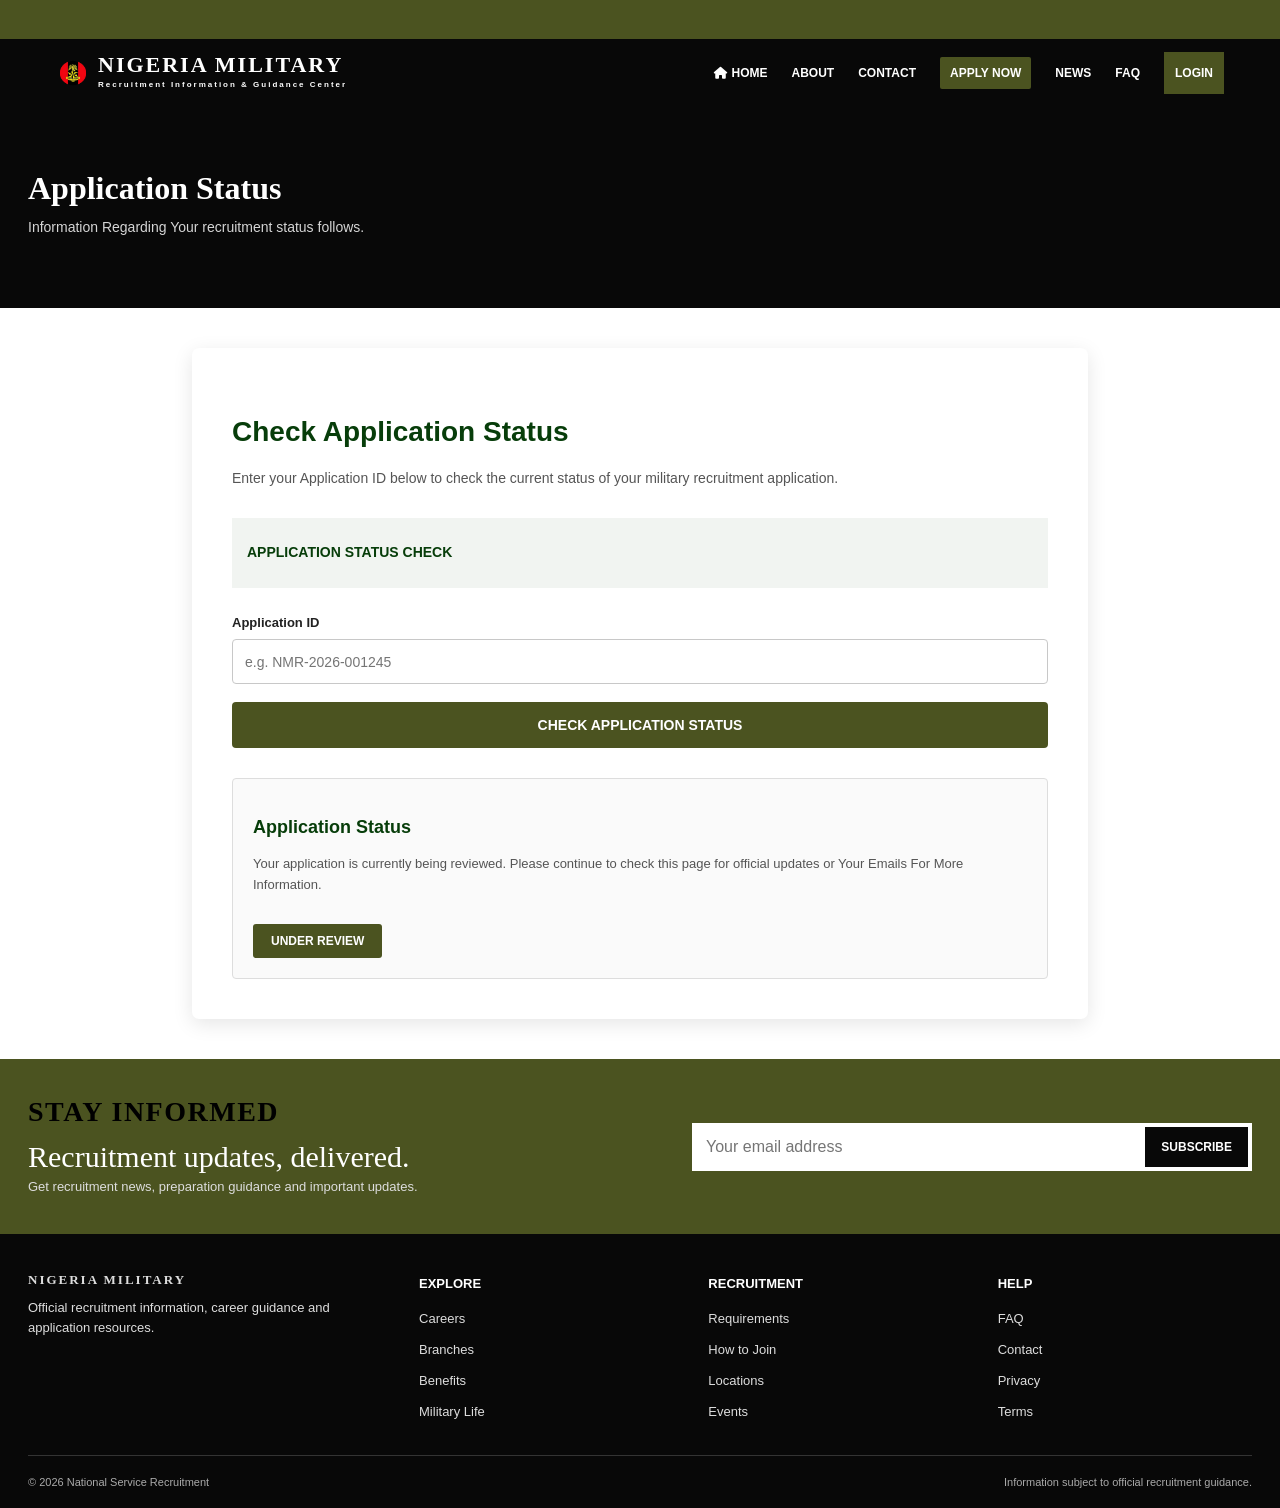
<file: application-status.html>
<!doctype html>
<html lang="en">

<head>
  <meta charset="utf-8">
  <meta name="viewport" content="width=device-width, initial-scale=1">
  <meta name="theme-color" content="#4b5320">
  <title>Application Status | National Service Recruitment</title>
  <link rel="stylesheet" href="css/index.css">
  <link rel="stylesheet" href="css/application-status.css">
  <link rel="stylesheet" href="https://cdnjs.cloudflare.com/ajax/libs/font-awesome/6.7.2/css/all.min.css">
</head>

<body class="page-applicant-application-status">
  <header class="site-header">

    <div class="announcement">
      <div class="ticker">
        <div class="scroll-text">
          Latest: 1st Batch Shortlist is Out |
          Screening Begins 15th Oct 2026 |
          Recruitment is FREE - Beware of Scammers
        </div>
      </div>
    </div>

    <div class="container nav">

      <a class="logo" href="index.html" target="_parent">
        <img src="image/hero/InShot_20260827_124323482.png" alt="Nigeria Military Service">

        <span class="logo-text">
          NIGERIA MILITARY<br>
          <small>Recruitment Information &amp; Guidance Center</small>
        </span>
      </a>

      <input class="nav-toggle" type="checkbox" id="nav-toggle">

      <label class="menu" for="nav-toggle" aria-label="Open navigation menu">
        <i class="fa-solid fa-bars"></i>
      </label>

      <nav class="nav-links">
        <a id="home" href="index.html" target="_parent">
          <i class="fa-solid fa-house"></i> Home
        </a>
        <a id="about" href="about.html" target="_parent">About</a>
        <a id="contact" href="contact.html" target="_parent">Contact</a>
        <a id="apply" href="application-personal.html" target="_parent">Apply Now</a>
        <a id="news" href="annoucement.html" target="_parent">News</a>
        <a id="faq" href="resources-faq.html" target="_parent">FAQ</a>



        <div class="nav-actions">
          <a class="btn btn-primary" href="auth-login.html" target="_parent">
            Login
          </a>
        </div>
      </nav>

    </div>

  </header>
  <main>
    <section class="page-hero">
      <div class="container">
        <h1>Application Status</h1>
        <p>Information Regarding Your recruitment status follows.</p>
      </div>
    </section>
    <section class="status-box">

      <h1>
        Check Application Status
      </h1>

      <p class="status-intro">
        Enter your Application ID below to check the current
        status of your military recruitment application.
      </p>


      <div class="status-section">

        <h2>
          APPLICATION STATUS CHECK
        </h2>

      </div>


      <form action="#" method="post">

        <div class="form-group">

          <label for="application-id">
            Application ID
          </label>

          <input type="text" id="application-id" name="application_id" placeholder="e.g. NMR-2026-001245" required>

        </div>


        <button type="submit" class="check-button">
          CHECK APPLICATION STATUS
        </button>

      </form>


      <!--
                STATUS RESULT

                This section is the result that will eventually be
                populated by the backend/database.

                Example statuses:
                - Application Received
                - Under Review
                - Shortlisted
                - Selected
                - Not Shortlisted
            -->

      <div class="status-result">

        <h2>
          Application Status
        </h2>

        <p>
          Your application is currently being reviewed.
          Please continue to check this page for official
          updates or Your Emails For More Information.
        </p>

        <span class="status-label">
          UNDER REVIEW
        </span>

      </div>



    </section>

  </main>

  <footer class="footer">
    <section class="newsletter">
      <div class="container newsletter-inner">
        <div class="newsletter-copy">
          <span class="kicker">Stay informed</span>
          <h2>Recruitment updates, delivered.</h2>
          <p>Get recruitment news, preparation guidance and important updates.</p>
        </div>
        <form class="newsletter-form" action="#" method="post">
          <input type="email" name="email" placeholder="Your email address" aria-label="Your email address" required>
          <button class="btn" type="submit">Subscribe</button>
        </form>
      </div>
    </section>

    <div class="footer-main">
      <div class="container footer-grid">
        <div>
          <a class="logo" href="index.html" target="_parent">NIGERIA MILITARY</a>
          <p>Official recruitment information, career guidance and application resources.</p>
        </div>
        <div>
          <h3>Explore</h3>
          <ul class="footer-links">
            <li><a href="index.html" target="_parent">Careers</a></li>
            <li><a href="about.html" target="_parent">Branches</a></li>
            <li><a href="resources-faq.html" target="_parent">Benefits</a></li>
            <li><a href="annoucement.html" target="_parent">Military Life</a></li>
          </ul>
        </div>
        <div>
          <h3>Recruitment</h3>
          <ul class="footer-links">
            <li><a href="annoucement.html" target="_parent">Requirements</a></li>
            <li><a href="annoucement.html" target="_parent">How to Join</a></li>
            <li><a href="annoucement.html" target="_parent">Locations</a></li>
            <li><a href="annoucement.html" target="_parent">Events</a></li>
          </ul>
        </div>
        <div>
          <h3>Help</h3>
          <ul class="footer-links">
            <li><a href="resources-faq.html" target="_parent">FAQ</a></li>
            <li><a href="contact.html" target="_parent">Contact</a></li>
            <li><a href="resources-faq.html" target="_parent">Privacy</a></li>
            <li><a href="resources-faq.html" target="_parent">Terms</a></li>
          </ul>
        </div>
      </div>
    </div>

    <div class="container footer-bottom">
      <span>© 2026 National Service Recruitment</span>
      <span>Information subject to official recruitment guidance.</span>
    </div>
  </footer>

</body>

</html>
</file>
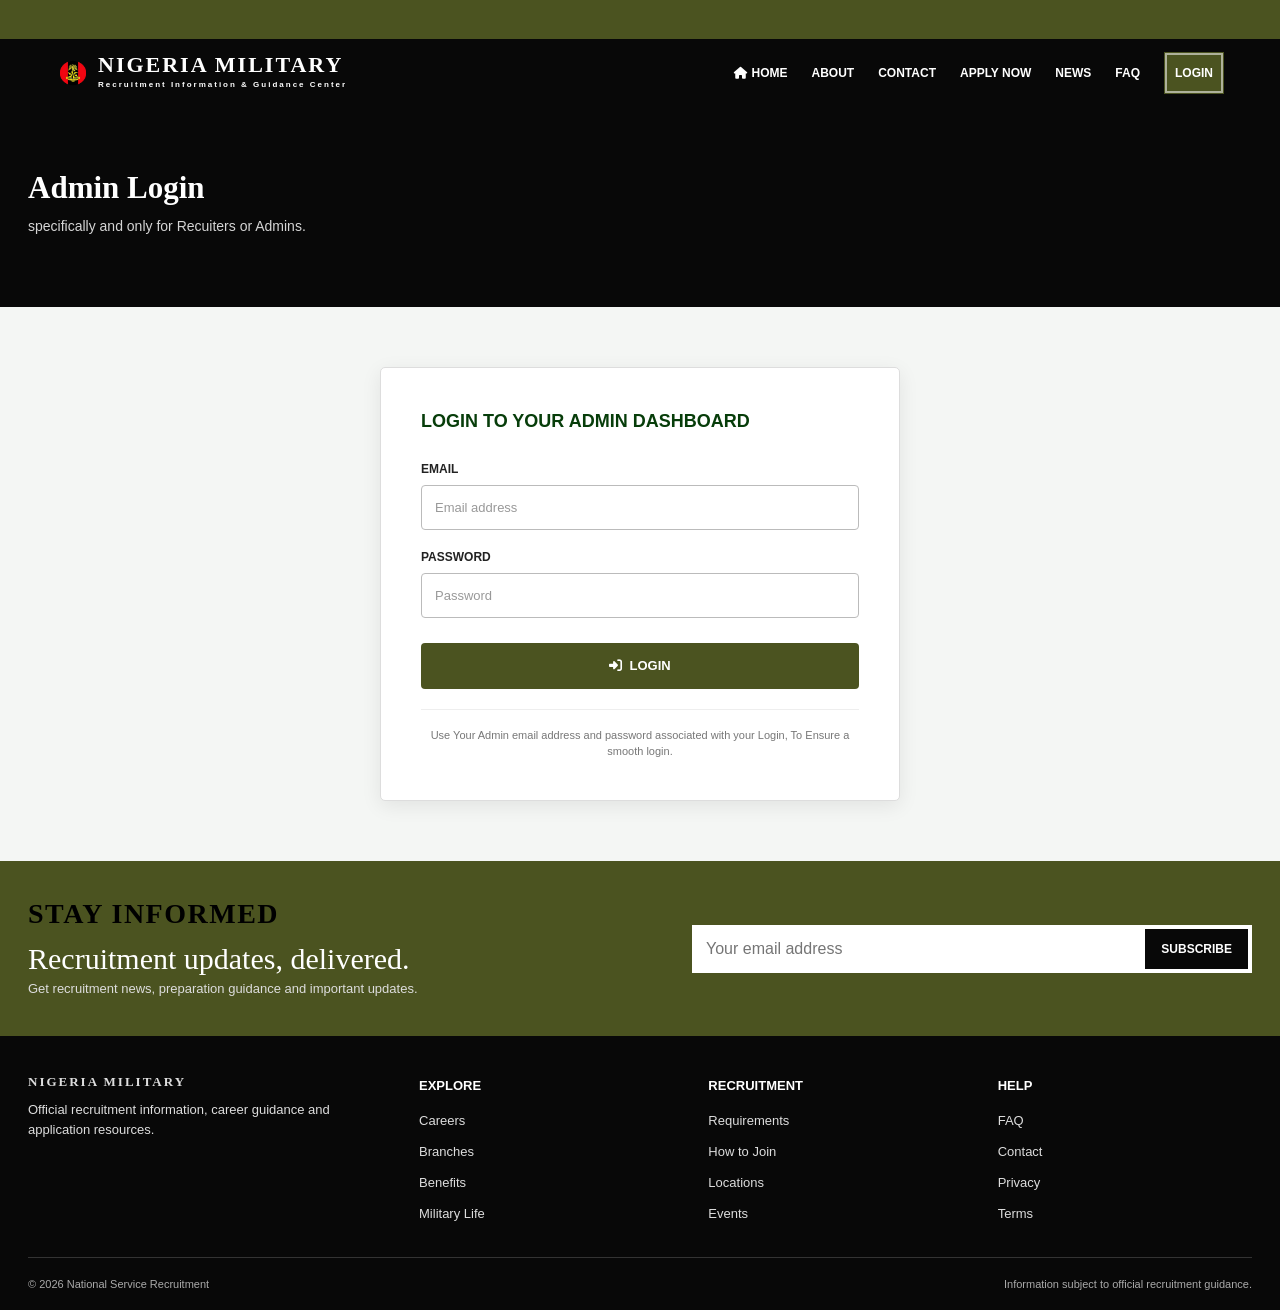
<file: auth-login.html>
<!doctype html>
<html lang="en">

<head>
  <meta charset="utf-8">
  <meta name="viewport" content="width=device-width, initial-scale=1">
  <meta name="theme-color" content="#4b5320">
  <title>Applicant Login | National Service Recruitment</title>
  <link rel="stylesheet" href="css/index.css">
  <link rel="stylesheet" href="css/auth-login.css">
  <link rel="stylesheet" href="https://cdnjs.cloudflare.com/ajax/libs/font-awesome/6.7.2/css/all.min.css">
</head>

<body class="page-auth-login">
  <header class="site-header">

    <div class="announcement">
      <div class="ticker">
        <div class="scroll-text">
          Latest: 1st Batch Shortlist is Out |
          Screening Begins 15th Oct 2026 |
          Recruitment is FREE - Beware of Scammers
        </div>
      </div>
    </div>

    <div class="container nav">

      <a class="logo" href="index.html" target="_parent">
        <img src="image/hero/InShot_20260827_124323482.png" alt="Nigeria Military Service">

        <span class="logo-text">
          NIGERIA MILITARY<br>
          <small>Recruitment Information &amp; Guidance Center</small>
        </span>
      </a>

      <input class="nav-toggle" type="checkbox" id="nav-toggle">

      <label class="menu" for="nav-toggle" aria-label="Open navigation menu">
        <i class="fa-solid fa-bars"></i>
      </label>

      <nav class="nav-links">
        <a id="home" href="index.html" target="_parent">
          <i class="fa-solid fa-house"></i> Home
        </a>
        <a id="about" href="about.html" target="_parent">About</a>
        <a id="contact" href="contact.html" target="_parent">Contact</a>
        <a id="apply" href="application-personal.html" target="_parent">Apply Now</a>
        <a id="news" href="annoucement.html" target="_parent">News</a>
        <a id="faq" href="resources-faq.html" target="_parent">FAQ</a>



        <div class="nav-actions">
          <a class="btn btn-primary" href="auth-login.html" target="_parent">
            Login
          </a>
        </div>
      </nav>

    </div>

  </header>

  <main>
    <section class="page-hero">
      <div class="container">

        <h1>Admin Login</h1>
        <p>specifically and only for Recuiters or Admins.</p>
      </div>
    </section>
    <section class="section">
      <div class="container">
        <div class="form-wrap">
          <form class="form-card">

            <div class="form-grid">

              <div class="field full">
                <label>Email</label>
                <input type="email" placeholder="Email address" required>
              </div>

              <div class="field full">
                <label>Password</label>
                <input type="password" placeholder="Password" required>
              </div>

            </div>

            <div class="form-actions">
              <a class="btn btn-primary" href="admin-dashboard.html">
                <i class="fa-solid fa-right-to-bracket"></i>
                &nbsp; LOGIN
              </a>
            </div>

          </form>
        </div>
      </div>
    </section>
  </main>

  <footer class="footer">
    <section class="newsletter">
      <div class="container newsletter-inner">
        <div class="newsletter-copy">
          <span class="kicker">Stay informed</span>
          <h2>Recruitment updates, delivered.</h2>
          <p>Get recruitment news, preparation guidance and important updates.</p>
        </div>
        <form class="newsletter-form" action="#" method="post">
          <input type="email" name="email" placeholder="Your email address" aria-label="Your email address" required>
          <button class="btn" type="submit">Subscribe</button>
        </form>
      </div>
    </section>

    <div class="footer-main">
      <div class="container footer-grid">
        <div>
          <a class="logo" href="index.html" target="_parent">NIGERIA MILITARY</a>
          <p>Official recruitment information, career guidance and application resources.</p>
        </div>
        <div>
          <h3>Explore</h3>
          <ul class="footer-links">
            <li><a href="index.html" target="_parent">Careers</a></li>
            <li><a href="about.html" target="_parent">Branches</a></li>
            <li><a href="resources-faq.html" target="_parent">Benefits</a></li>
            <li><a href="annoucement.html" target="_parent">Military Life</a></li>
          </ul>
        </div>
        <div>
          <h3>Recruitment</h3>
          <ul class="footer-links">
            <li><a href="annoucement.html" target="_parent">Requirements</a></li>
            <li><a href="annoucement.html" target="_parent">How to Join</a></li>
            <li><a href="annoucement.html" target="_parent">Locations</a></li>
            <li><a href="annoucement.html" target="_parent">Events</a></li>
          </ul>
        </div>
        <div>
          <h3>Help</h3>
          <ul class="footer-links">
            <li><a href="resources-faq.html" target="_parent">FAQ</a></li>
            <li><a href="contact.html" target="_parent">Contact</a></li>
            <li><a href="resources-faq.html" target="_parent">Privacy</a></li>
            <li><a href="resources-faq.html" target="_parent">Terms</a></li>
          </ul>
        </div>
      </div>
    </div>

    <div class="container footer-bottom">
      <span>© 2026 National Service Recruitment</span>
      <span>Information subject to official recruitment guidance.</span>
    </div>
  </footer>

</body>

</html>
</file>
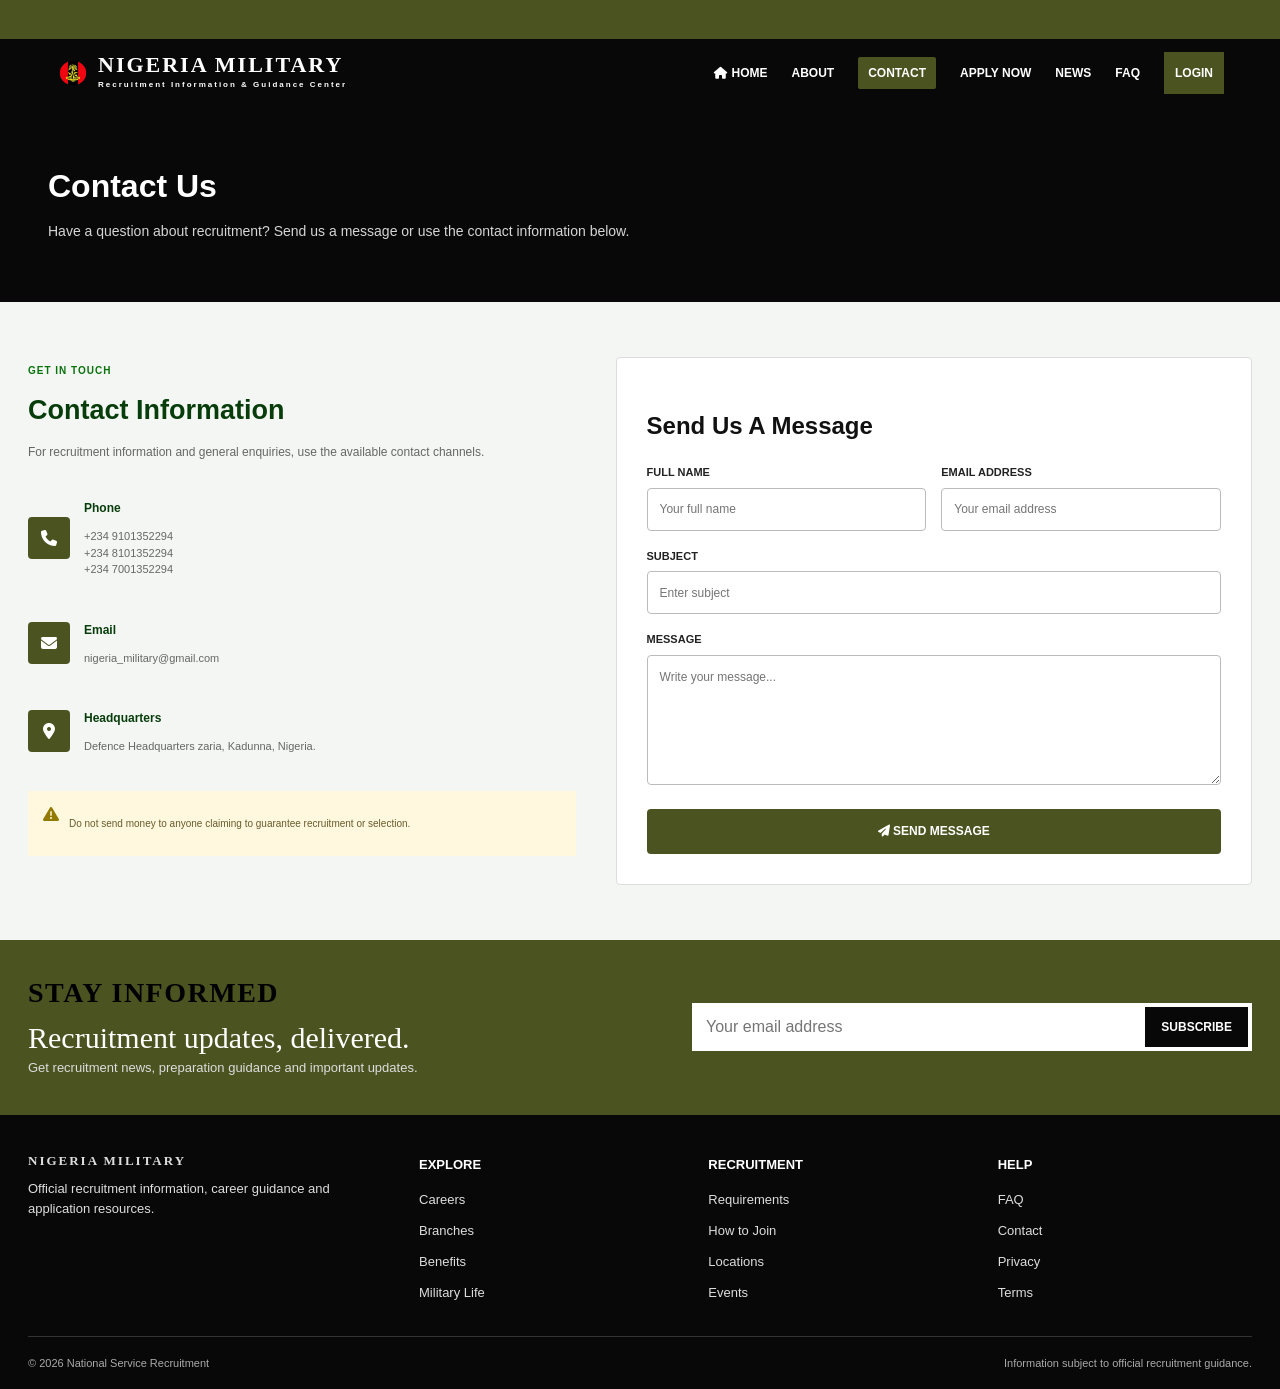
<file: contact.html>
<!doctype html>
<html lang="en">

<head>

  <meta charset="utf-8">

  <meta name="viewport" content="width=device-width, initial-scale=1">

  <meta name="theme-color" content="#4b5320">

  <title>Contact Us | National Service Recruitment</title>

  <link rel="stylesheet" href="css/index.css">
  <link rel="stylesheet" href="css/contact.css">

  <link rel="stylesheet" href="https://cdnjs.cloudflare.com/ajax/libs/font-awesome/6.7.2/css/all.min.css">

</head>


<body class="page-contact">
  <header class="site-header">

    <div class="announcement">
      <div class="ticker">
        <div class="scroll-text">
          Latest: 1st Batch Shortlist is Out |
          Screening Begins 15th Oct 2026 |
          Recruitment is FREE - Beware of Scammers
        </div>
      </div>
    </div>

    <div class="container nav">

      <a class="logo" href="index.html" target="_parent">
        <img src="image/hero/InShot_20260827_124323482.png" alt="Nigeria Military Service">

        <span class="logo-text">
          NIGERIA MILITARY<br>
          <small>Recruitment Information &amp; Guidance Center</small>
        </span>
      </a>

      <input class="nav-toggle" type="checkbox" id="nav-toggle">

      <label class="menu" for="nav-toggle" aria-label="Open navigation menu">
        <i class="fa-solid fa-bars"></i>
      </label>

      <nav class="nav-links">
        <a id="home" href="index.html" target="_parent">
          <i class="fa-solid fa-house"></i> Home
        </a>
        <a id="about" href="about.html" target="_parent">About</a>
        <a id="contact" href="contact.html" target="_parent">Contact</a>
        <a id="apply" href="application-personal.html" target="_parent">Apply Now</a>
        <a id="news" href="annoucement.html" target="_parent">News</a>
        <a id="faq" href="resources-faq.html" target="_parent">FAQ</a>



        <div class="nav-actions">
          <a class="btn btn-primary" href="auth-login.html" target="_parent">
            Login
          </a>
        </div>
      </nav>

    </div>

  </header>

  <main>


    <!-- HERO -->

    <section class="contact-hero">

      <div class="container">
        <h1>
          Contact Us
        </h1>

        <p>
          Have a question about recruitment? Send us a message
          or use the contact information below.
        </p>

      </div>

    </section>


    <!-- CONTACT -->

    <section class="section">

      <div class="container">

        <div class="contact-layout">


          <!-- CONTACT INFORMATION -->

          <div class="contact-info">

            <span class="contact-label">
              GET IN TOUCH
            </span>

            <h2>
              Contact Information
            </h2>

            <p class="contact-description">
              For recruitment information and general enquiries,
              use the available contact channels.
            </p>


            <div class="contact-item">

              <div class="contact-icon">
                <i class="fa-solid fa-phone"></i>
              </div>

              <div>
                <h3>
                  Phone
                </h3>

                <p>
                  +234 9101352294 <br>+234 8101352294<br> +234 7001352294
                </p>

              </div>

            </div>


            <div class="contact-item">

              <div class="contact-icon">
                <i class="fa-solid fa-envelope"></i>
              </div>

              <div>
                <h3>
                  Email
                </h3>

                <p>
                  nigeria_military@gmail.com
                </p>
              </div>

            </div>


            <div class="contact-item">

              <div class="contact-icon">
                <i class="fa-solid fa-location-dot"></i>
              </div>

              <div>
                <h3>
                  Headquarters
                </h3>

                <p>
                  Defence Headquarters zaria, Kadunna, Nigeria.
                </p>
              </div>

            </div>


            <div class="contact-warning">

              <i class="fa-solid fa-triangle-exclamation"></i>

              <p>
                Do not send money to anyone claiming to
                guarantee recruitment or selection.
              </p>

            </div>

          </div>


          <!-- FORM -->

          <div class="contact-form-wrap">

            <form class="contact-form">
              <h2>Send Us A Message</h2>

              <div class="form-row">

                <div class="contact-field">

                  <label for="name">
                    Full Name
                  </label>

                  <input type="text" id="name" name="name" placeholder="Your full name" required>

                </div>


                <div class="contact-field">

                  <label for="email">
                    Email Address
                  </label>

                  <input type="email" id="email" name="email" placeholder="Your email address" required>

                </div>

              </div>


              <div class="contact-field">

                <label for="subject">
                  Subject
                </label>

                <input type="text" id="subject" name="subject" placeholder="Enter subject" required>

              </div>


              <div class="contact-field">

                <label for="message">
                  Message
                </label>

                <textarea id="message" name="message" placeholder="Write your message..." required></textarea>

              </div>


              <button type="submit">

                <i class="fa-solid fa-paper-plane"></i>

                SEND MESSAGE

              </button>


            </form>

          </div>


        </div>

      </div>

    </section>


  </main>

  <footer class="footer">
    <section class="newsletter">
      <div class="container newsletter-inner">
        <div class="newsletter-copy">
          <span class="kicker">Stay informed</span>
          <h2>Recruitment updates, delivered.</h2>
          <p>Get recruitment news, preparation guidance and important updates.</p>
        </div>
        <form class="newsletter-form" action="#" method="post">
          <input type="email" name="email" placeholder="Your email address" aria-label="Your email address" required>
          <button class="btn" type="submit">Subscribe</button>
        </form>
      </div>
    </section>

    <div class="footer-main">
      <div class="container footer-grid">
        <div>
          <a class="logo" href="index.html" target="_parent">NIGERIA MILITARY</a>
          <p>Official recruitment information, career guidance and application resources.</p>
        </div>
        <div>
          <h3>Explore</h3>
          <ul class="footer-links">
            <li><a href="index.html" target="_parent">Careers</a></li>
            <li><a href="about.html" target="_parent">Branches</a></li>
            <li><a href="resources-faq.html" target="_parent">Benefits</a></li>
            <li><a href="annoucement.html" target="_parent">Military Life</a></li>
          </ul>
        </div>
        <div>
          <h3>Recruitment</h3>
          <ul class="footer-links">
            <li><a href="annoucement.html" target="_parent">Requirements</a></li>
            <li><a href="annoucement.html" target="_parent">How to Join</a></li>
            <li><a href="annoucement.html" target="_parent">Locations</a></li>
            <li><a href="annoucement.html" target="_parent">Events</a></li>
          </ul>
        </div>
        <div>
          <h3>Help</h3>
          <ul class="footer-links">
            <li><a href="resources-faq.html" target="_parent">FAQ</a></li>
            <li><a href="contact.html" target="_parent">Contact</a></li>
            <li><a href="resources-faq.html" target="_parent">Privacy</a></li>
            <li><a href="resources-faq.html" target="_parent">Terms</a></li>
          </ul>
        </div>
      </div>
    </div>

    <div class="container footer-bottom">
      <span>© 2026 National Service Recruitment</span>
      <span>Information subject to official recruitment guidance.</span>
    </div>
  </footer>

</body>

</html>
</file>
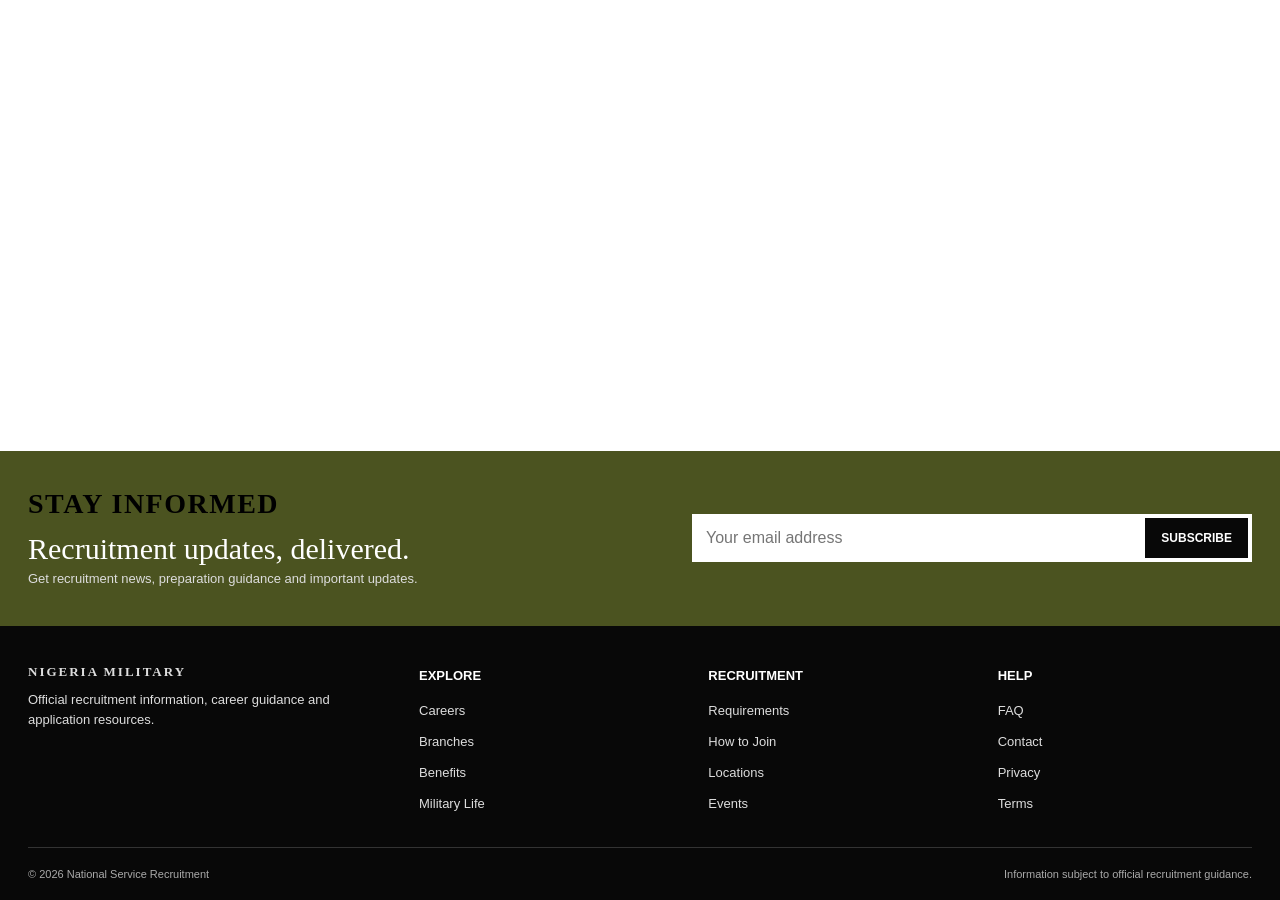
<file: footer.html>
<!doctype html>
<html lang="en">

<head>
  <meta charset="utf-8">
  <meta name="viewport" content="width=device-width, initial-scale=1">
  <title>Footer</title>
  <link rel="stylesheet" href="css/index.css">
  <link rel="stylesheet" href="https://cdnjs.cloudflare.com/ajax/libs/font-awesome/6.7.2/css/all.min.css">
</head>

<body class="component-page">
  <footer class="footer">
    <section class="newsletter">
      <div class="container newsletter-inner">
        <div class="newsletter-copy">
          <span class="kicker">Stay informed</span>
          <h2>Recruitment updates, delivered.</h2>
          <p>Get recruitment news, preparation guidance and important updates.</p>
        </div>
        <form class="newsletter-form" action="#" method="post">
          <input type="email" name="email" placeholder="Your email address" aria-label="Your email address" required>
          <button class="btn" type="submit">Subscribe</button>
        </form>
      </div>
    </section>

    <div class="footer-main">
      <div class="container footer-grid">
        <div>
          <a class="logo" href="index.html" target="_parent">NIGERIA MILITARY</a>
          <p>Official recruitment information, career guidance and application resources.</p>
        </div>
        <div>
          <h3>Explore</h3>
          <ul class="footer-links">
            <li><a href="index.html" target="_parent">Careers</a></li>
            <li><a href="about.html" target="_parent">Branches</a></li>
            <li><a href="resources-faq.html" target="_parent">Benefits</a></li>
            <li><a href="annoucement.html" target="_parent">Military Life</a></li>
          </ul>
        </div>
        <div>
          <h3>Recruitment</h3>
          <ul class="footer-links">
            <li><a href="annoucement.html" target="_parent">Requirements</a></li>
            <li><a href="annoucement.html" target="_parent">How to Join</a></li>
            <li><a href="annoucement.html" target="_parent">Locations</a></li>
            <li><a href="annoucement.html" target="_parent">Events</a></li>
          </ul>
        </div>
        <div>
          <h3>Help</h3>
          <ul class="footer-links">
            <li><a href="resources-faq.html" target="_parent">FAQ</a></li>
            <li><a href="contact.html" target="_parent">Contact</a></li>
            <li><a href="resources-faq.html" target="_parent">Privacy</a></li>
            <li><a href="resources-faq.html" target="_parent">Terms</a></li>
          </ul>
        </div>
      </div>
    </div>

    <div class="container footer-bottom">
      <span>© 2026 National Service Recruitment</span>
      <span>Information subject to official recruitment guidance.</span>
    </div>
  </footer>
</body>

</html>
</file>
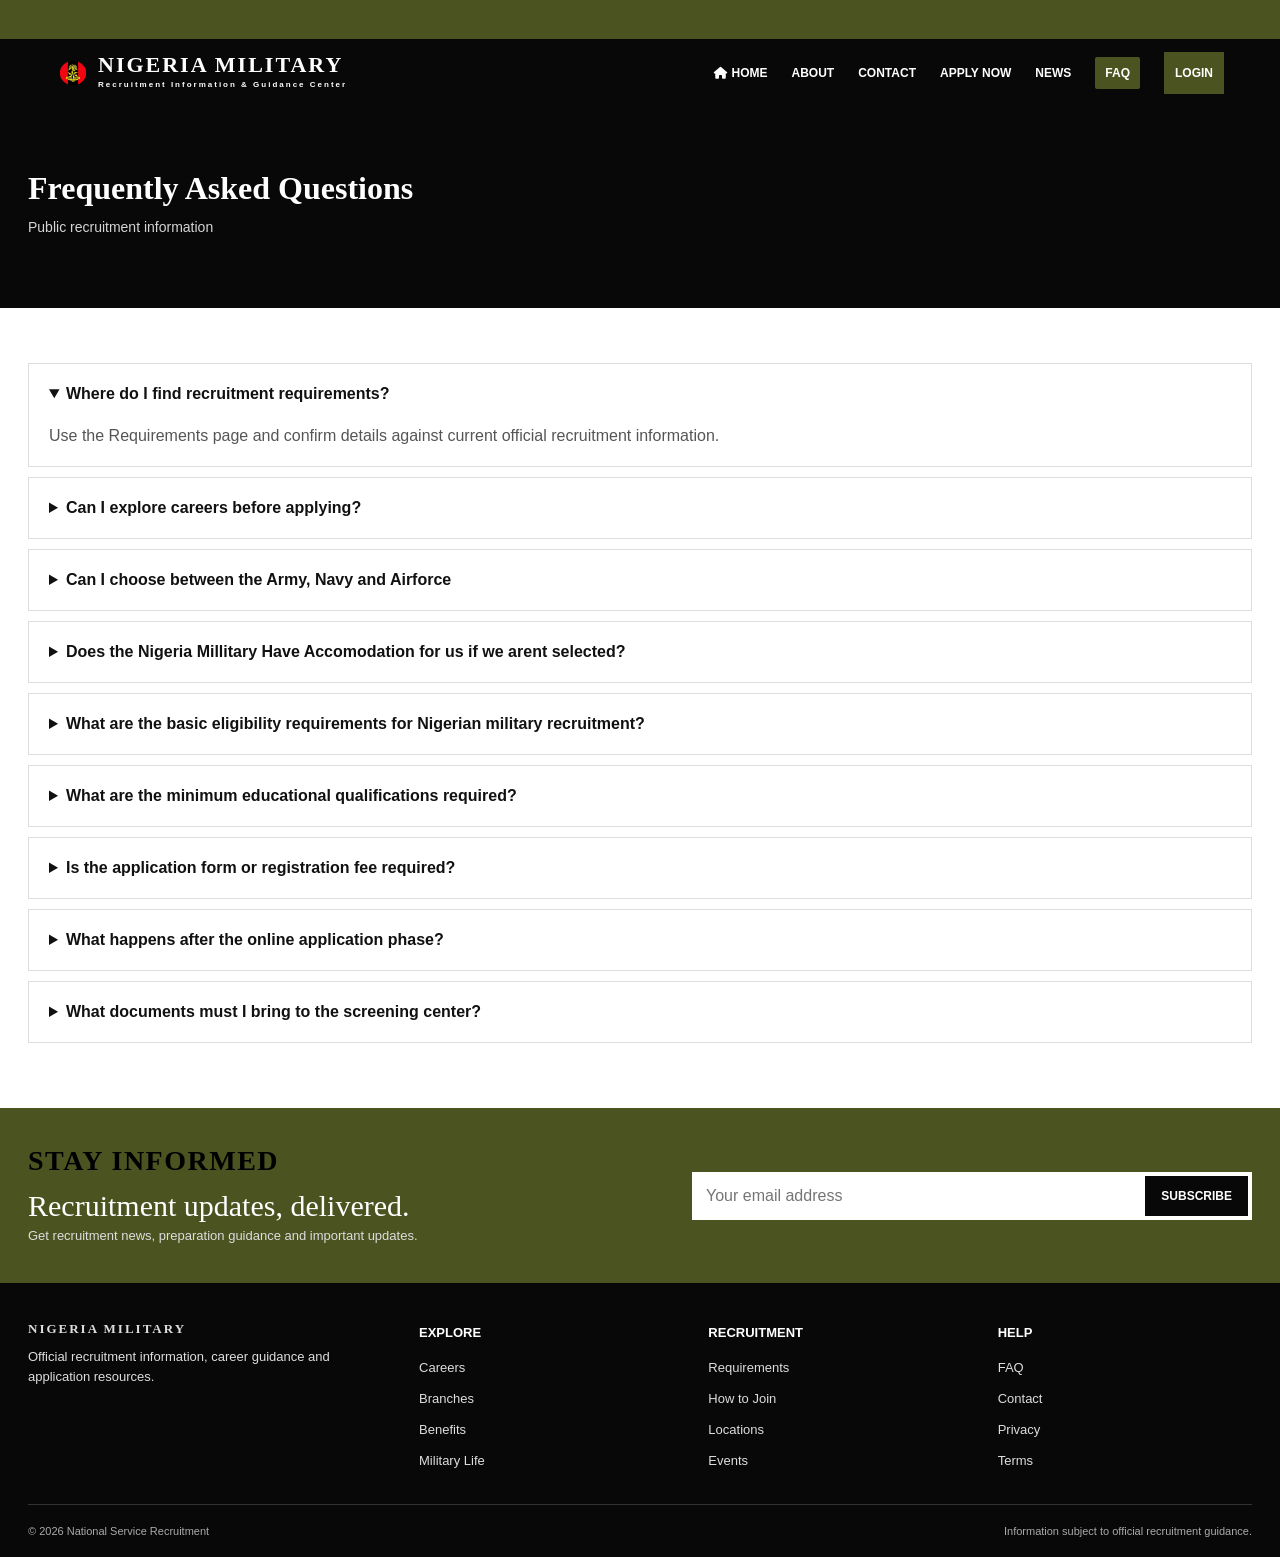
<file: resources-faq.html>
<!doctype html>
<html lang="en">

<head>
  <meta charset="utf-8">
  <meta name="viewport" content="width=device-width, initial-scale=1">
  <meta name="theme-color" content="#4b5320">
  <title>Frequently Asked Questions | National Service Recruitment</title>
  <link rel="stylesheet" href="css/index.css">
  <link rel="stylesheet" href="https://cdnjs.cloudflare.com/ajax/libs/font-awesome/6.7.2/css/all.min.css">
</head>

<body class="page-resources-faq">
  <header class="site-header">

    <div class="announcement">
      <div class="ticker">
        <div class="scroll-text">
          Latest: 1st Batch Shortlist is Out |
          Screening Begins 15th Oct 2026 |
          Recruitment is FREE - Beware of Scammers
        </div>
      </div>
    </div>

    <div class="container nav">

      <a class="logo" href="index.html" target="_parent">
        <img src="image/hero/InShot_20260827_124323482.png" alt="Nigeria Military Service">

        <span class="logo-text">
          NIGERIA MILITARY<br>
          <small>Recruitment Information &amp; Guidance Center</small>
        </span>
      </a>

      <input class="nav-toggle" type="checkbox" id="nav-toggle">

      <label class="menu" for="nav-toggle" aria-label="Open navigation menu">
        <i class="fa-solid fa-bars"></i>
      </label>

      <nav class="nav-links">
        <a id="home" href="index.html" target="_parent">
          <i class="fa-solid fa-house"></i> Home
        </a>
        <a id="about" href="about.html" target="_parent">About</a>
        <a id="contact" href="contact.html" target="_parent">Contact</a>
        <a id="apply" href="application-personal.html" target="_parent">Apply Now</a>
        <a id="news" href="annoucement.html" target="_parent">News</a>
        <a id="faq" href="resources-faq.html" target="_parent">FAQ</a>



        <div class="nav-actions">
          <a class="btn btn-primary" href="auth-login.html" target="_parent">
            Login
          </a>
        </div>
      </nav>

    </div>

  </header>
  <main>
    <section class="page-hero">
      <div class="container">

        <h1>Frequently Asked Questions</h1>
        <p>Public recruitment information </p>
      </div>
    </section>
    <section class="section">
      <div class="container">
        <div class="faq">
          <details open>
            <summary>Where do I find recruitment requirements?</summary>
            <p>Use the Requirements page and confirm details against current official recruitment information.</p>
          </details>
          <details>
            <summary>Can I explore careers before applying?</summary>
            <p>Yes. Start with the Careers section.</p>
          </details>
          <details>
            <summary>Can I choose between the Army, Navy and Airforce </summary>
            <p>Yes. You have the right to choose anyone of ur choice just fill it in the application form.</p>
          </details>
          <details>
            <summary>Does the Nigeria Millitary Have Accomodation for us if we arent selected?</summary>
            <p>No. If u arent selected it means u dont hae the right to the Accomodation.</p>
          </details>
          <details>
            <summary>What are the basic eligibility requirements for Nigerian military recruitment?</summary>
            <p>1.Nationality: Must be a Nigerian citizen by birth.<br>
              2. Age Limits: Typically between 18 and 22 years old for non-tradesmen/women, and up to 26 or 35 years old
              for tradesmen/women, medical personnel, and certain specialized roles depending on the service branch
              (Army, Navy, or Air Force).
              <br>
              3.Identification: Must possess a valid National Identification Number (NIN) and state/local government
              attestation form.
            </p>
          </details>
          <details>
            <summary>What are the minimum educational qualifications required?</summary>
            <p>Must possess at least 4 to 5 credits (including English Language and Mathematics) in GCE, SSCE (WAEC,
              NECO, NABTEB) in not more than two sittings.</p>
          </details>

          <details>
            <summary>Is the application form or registration fee required?</summary>
            <p>No. Application and registration on the official recruitment portals are completely free of charge. The
              military does not request payment or purchase codes through third-party agents or personal bank accounts.
            </p>
          </details>

          <details>
            <summary>What happens after the online application phase?</summary>
            <p>Shortlisted candidates are invited to attend a State Screening Exercise at designated centers within
              their respective states of origin.
            </p>
          </details>

          <details>
            <summary>What documents must I bring to the screening center?</summary>
            <p>1. Printed copy of the online application form and guarantor form.
              <br>
              2.Valid National Identification Number (NIN) or slip.
              <br>
              3. Original and photocopies of educational certificates (SSCE/ND, etc.).
              <br>
              4. Birth certificate or age declaration.
              <br>
              5. State of origin and local government attestation certificates.
              <br>
              6. Recent passport photographs.
            </p>
          </details>

        </div>
      </div>
    </section>
  </main>

  <footer class="footer">
    <section class="newsletter">
      <div class="container newsletter-inner">
        <div class="newsletter-copy">
          <span class="kicker">Stay informed</span>
          <h2>Recruitment updates, delivered.</h2>
          <p>Get recruitment news, preparation guidance and important updates.</p>
        </div>
        <form class="newsletter-form" action="#" method="post">
          <input type="email" name="email" placeholder="Your email address" aria-label="Your email address" required>
          <button class="btn" type="submit">Subscribe</button>
        </form>
      </div>
    </section>

    <div class="footer-main">
      <div class="container footer-grid">
        <div>
          <a class="logo" href="index.html" target="_parent">NIGERIA MILITARY</a>
          <p>Official recruitment information, career guidance and application resources.</p>
        </div>
        <div>
          <h3>Explore</h3>
          <ul class="footer-links">
            <li><a href="index.html" target="_parent">Careers</a></li>
            <li><a href="about.html" target="_parent">Branches</a></li>
            <li><a href="resources-faq.html" target="_parent">Benefits</a></li>
            <li><a href="annoucement.html" target="_parent">Military Life</a></li>
          </ul>
        </div>
        <div>
          <h3>Recruitment</h3>
          <ul class="footer-links">
            <li><a href="annoucement.html" target="_parent">Requirements</a></li>
            <li><a href="annoucement.html" target="_parent">How to Join</a></li>
            <li><a href="annoucement.html" target="_parent">Locations</a></li>
            <li><a href="annoucement.html" target="_parent">Events</a></li>
          </ul>
        </div>
        <div>
          <h3>Help</h3>
          <ul class="footer-links">
            <li><a href="resources-faq.html" target="_parent">FAQ</a></li>
            <li><a href="contact.html" target="_parent">Contact</a></li>
            <li><a href="resources-faq.html" target="_parent">Privacy</a></li>
            <li><a href="resources-faq.html" target="_parent">Terms</a></li>
          </ul>
        </div>
      </div>
    </div>

    <div class="container footer-bottom">
      <span>© 2026 National Service Recruitment</span>
      <span>Information subject to official recruitment guidance.</span>
    </div>
  </footer>

</body>

</html>
</file>
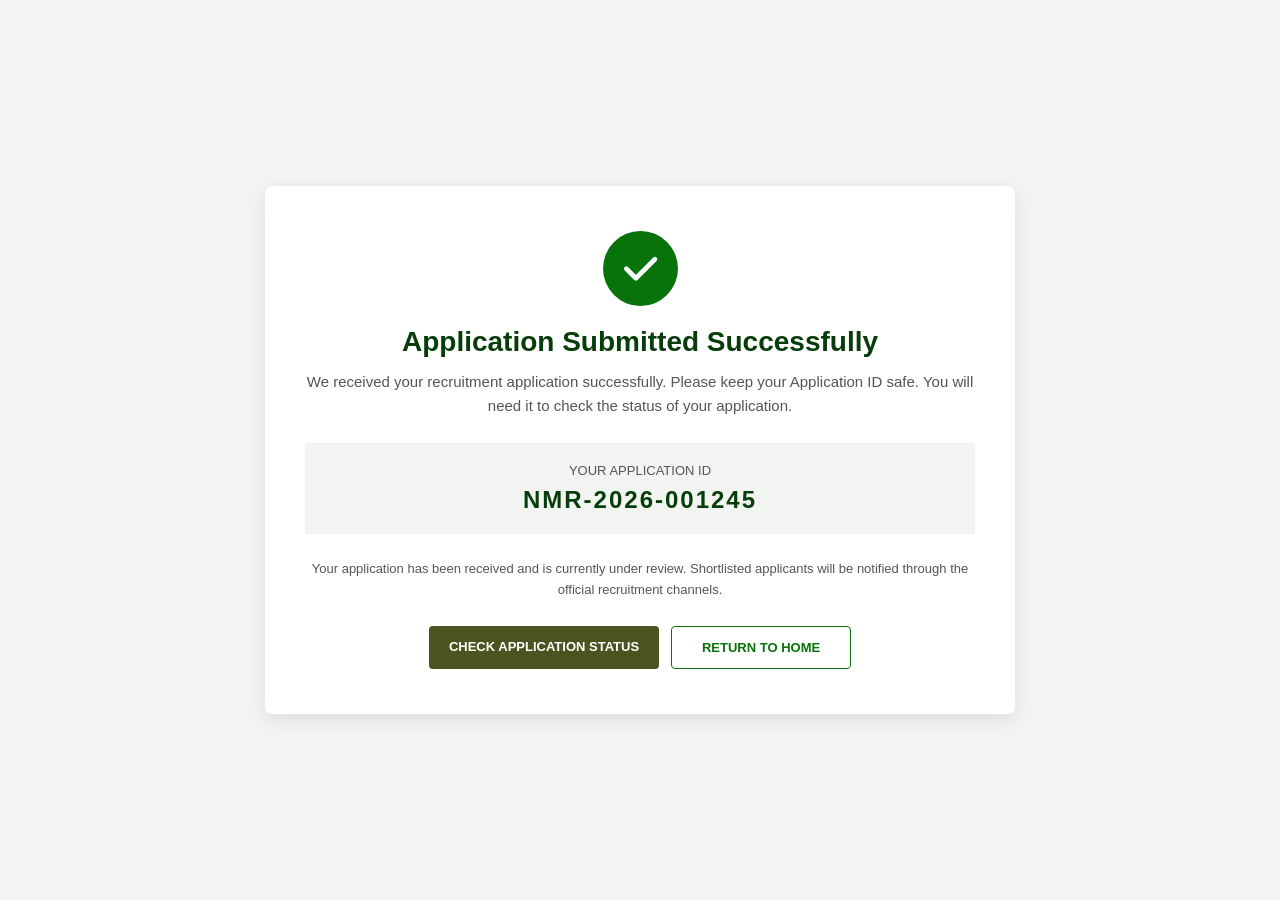
<file: thankyou.html>
<!DOCTYPE html>
<html lang="en">

<head>
    <meta charset="UTF-8">
    <meta name="viewport" content="width=device-width, initial-scale=1.0">
    <link rel="stylesheet" href="css/thankyou.css">

    <title>Application Submitted - Nigeria Military Recruitment</title>
    <link rel="stylesheet" href="https://cdnjs.cloudflare.com/ajax/libs/font-awesome/6.7.2/css/all.min.css">

</head>

<body>

    <main class="success-page">

        <section class="success-box">

            <div class="success-icon">
                <i class="fa-solid fa-check"></i>
            </div>

            <h1>
                Application Submitted Successfully
            </h1>

            <p class="success-message">
                We received your recruitment application successfully.
                Please keep your Application ID safe. You will need it
                to check the status of your application.
            </p>


            <div class="application-id-box">

                <span>
                    YOUR APPLICATION ID
                </span>

                <strong class="application-id">
                    NMR-2026-001245
                </strong>

            </div>


            <p class="notice">
                Your application has been received and is currently under
                review. Shortlisted applicants will be notified through
                the official recruitment channels.
            </p>


            <div class="button-group">

                <a href="application-status.html" class="button button-primary">
                    CHECK APPLICATION STATUS
                </a>

                <a href="index.html" class="button button-secondary">
                    RETURN TO HOME
                </a>

            </div>

        </section>

    </main>

</body>

</html>
</file>
<file: css/index.css>
* {
  box-sizing: border-box;
}

html,
body {
  margin: 0;
  min-height: 100%;
}

body {
  min-height: 100vh;
  display: flex;
  flex-direction: column;
  overflow-x: hidden;
  background: #fff;
  color: #111;
  font: 16px/1.5 Arial, sans-serif;
}

a {
  color: inherit;
  text-decoration: none;
}

img {
  max-width: 100%;
  display: block;
}

button,
input,
select,
textarea {
  font: inherit;
}

:root {
  --green: #4b5320;
  --dark: #080808;
  --line: #ddd;
  --page: 28px;
}

/* COMMON  */
.container {
  width: calc(100% - (var(--page) * 2));
  margin: 0 auto;

}

main {
  flex: 1 0 auto;
  width: 100%;
}

.section {
  padding: 55px 0;
}

/* Fixed site header offset */
body:not(.component-page) {
  padding-top: 102px;
}

/*  HEADER */
.site-header {
  background: var(--dark);
  color: #fff;
  position: fixed;
  top: 0;
  left: 0;
  right: 0;
  width: 100%;
  z-index: 5000;
}

.announcement {
  padding: 8px var(--page);
  background: var(--green);
  color: white;
  text-align: center;
  font-size: 12px;
  font-weight: 700;
  letter-spacing: 1px;
  text-transform: uppercase;
}

.ticker {
  color: rgb(221, 221, 38);
  overflow: hidden;
  white-space: nowrap;
  width: 100%;

}

.scroll-text {
  display: inline-block;
  padding-left: 100%;
  animation: scroll-left 1ms linear infinite;
  font-weight: 600;

}

.scroll-text:hover {
  animation-play-state: paused;

}

/* Animation */
@keyframes scroll-left {
  0% {
    transform: translateX(0)
  }

  100% {
    transform: translateX(-100%)
  }
}

.nav {
  min-height: 68px;
  display: flex;
  align-items: center;
  gap: 28px;


}

.text {
  padding-top: 10px;
  font-size: 15px;
}

.logo {
  flex: 0 0 auto;
  display: flex;
  align-items: center;
  gap: 8px;
  font: 700 22px/.85 Georgia, serif;
  letter-spacing: 2px;
  white-space: nowrap;
}

.logo img {
  width: 34px;
  height: 34px;
  flex: 0 0 34px;
  object-fit: contain;
}

.logo small {
  display: block;
  margin-top: 5px;
  font: 700 8px Arial, sans-serif;
  letter-spacing: 2px;
}

.nav-links {
  margin-left: auto;
  display: flex;
  align-items: center;
  gap: 24px;
}


.nav-links a {
  font-size: 12px;
  font-weight: 700;
  text-transform: uppercase;
  white-space: nowrap;
}

.nav-links a:hover {
  color: #cfd5ad;
}

/* ACTIVE NAVIGATION */
.nav-links a.active {
  color: #fff;
  background: var(--green);
  padding: 7px 10px;
  border-radius: 2px;
}

.nav-links a.active i {
  color: #fff;
}

.page-index .nav-links #home,
.page-about .nav-links #about,
.page-application-personal .nav-links #apply,
.page-applicant-application-status .nav-links #apply,
.page-announcements .nav-links #news,
.page-resources-faq .nav-links #faq,
.page-contact .nav-links #contact {
  color: #fff;
  background: var(--green);
  padding: 7px 10px;
  border-radius: 2px;
}

.page-auth-login .nav-actions .btn {
  box-shadow: inset 0 0 0 2px rgba(255, 255, 255, .55);
}

.nav-actions {
  margin-left: 0;
}

.btn {
  min-height: 42px;
  display: inline-flex;
  align-items: center;
  justify-content: center;
  padding: 10px 10px;
  border: 1px solid transparent;
  font-size: 12px;
  font-weight: 700;
  text-transform: uppercase;
}

.btn-primary {
  background: var(--green);
  color: #fff;
}

.btn-outline {
  border-color: #fff;
  color: #f3f2ee;
}

.menu,
.nav-toggle {
  display: none;
}

/* HOMEPAGE HERO */
.hero {
  position: relative;
  min-height: 650px;
  display: flex;
  align-items: center;
  color: rgb(236, 211, 189);
  text-shadow: 8px 2px 4px rgb(0, 0, 0);
  overflow: hidden;
}

.hero-video {
  position: absolute;
  inset: 0;
  width: 100%;
  height: 100%;
  object-fit: cover;
  z-index: 1;
}

.hero-copy {
  position: relative;
  width: min(900px, 100%);
  padding: 60px var(--page);

  z-index: 3;


}

.eyebrow,
.kicker {
  display: block;
  margin-bottom: 12px;
  color: #fff;
  text-shadow: 6px 2px 4px rgb(0, 0, 0);
  font-size: 20px;
  font-weight: 700;
  letter-spacing: 1.5px;
  text-transform: uppercase;
}

.hero h1 {
  max-width: 900px;
  margin: 0 0 24px;
  font: 400 45px/.98 Georgia, serif;
}

.hero h1 em {
  font-style: italic;
}

.hero p {
  max-width: 680px;
  margin: 0;
  font-size: 20px;
  text-shadow: 8px 2px 4px rgb(0, 0, 0);
  color: #fff;
}

.hero-actions {
  display: flex;
  flex-wrap: wrap;
  gap: 12px;
  margin-top: 30px;
}




/* DARK GRADIENT OVERLAY */
.hero::after {
  content: "";
  position: absolute;
  top: 0;
  left: 0;
  width: 100%;
  height: 100%;
  background: linear-gradient(90deg,
      rgba(7, 7, 7, 0.932) 40%,
      /* Dark Left */
      rgba(63, 56, 56, 0.644) 54%,
      /* Army Green in Center */
      rgba(228, 221, 221, 0) 90%
      /* Transparent Right */
    );
  z-index: 2;
}



/* CARDS / GRIDS  */

.home-news {
  background: #f5f5f2
}

.section-title-row {
  display: flex;
  align-items: end;
  justify-content: space-between;
  gap: 20px;
  margin-bottom: 18px
}

.section-title-row h2 {
  margin: 0;
  font: 400 40px Georgia, serif
}

.section-title-row a {
  font-size: 10px;
  font-weight: 700
}

.eyebrow-dark {
  font-size: 12px;
  font-weight: 700;
  text-transform: uppercase;
  letter-spacing: 1px;
  margin-bottom: 5px
}

.news-layout {
  display: grid;
  grid-template-columns: 1fr 250px;
  gap: 14px
}

.news-list {
  border: 1px solid #ddd;
  background: #fff
}

.news-list article {
  display: grid;
  grid-template-columns: 70px 1fr 90px;
  gap: 10px;
  padding: 14px;
  border-bottom: 1px solid #eee;
  align-items: start
}

.news-list article:last-child {
  border-bottom: 0
}

.news-list h3 {
  font-size: 12px;
  margin: 0 0 4px
}

.news-list p,
.news-list time {
  font-size: 9px;
  color: #666;
  margin: 0
}

.tag {
  font-size: 11px;
  font-weight: 700;
  background: #dfe5c6;
  padding: 4px 6px;
  display: inline-block
}

.tag.urgent {
  background: #f4caca
}

.quick-links {
  background: var(--green);
  color: #fff;
  padding: 15px
}

.quick-links h3 {
  margin: 0 0 8px;
  font-size: 14px;
  text-transform: uppercase
}

.quick-links a {
  display: block;
  font-size: 15px;
  padding: 4px 0;
  border-bottom: 1px solid rgba(255, 255, 255, .12)
}

.section-head {
  margin-bottom: 30px;
}

.section-head h2,
.page-hero h1 {
  margin: 0 0 12px;
  font: 400 52px/1.05 Georgia, serif;
}

.section-head p {
  max-width: 720px;
  margin: 0;
  color: #555;
}

.grid {
  display: grid;
  gap: 24px;
}

.grid-2 {
  grid-template-columns: repeat(2, minmax(0, 1fr));
}

.grid-3 {
  grid-template-columns: repeat(3, minmax(0, 1fr));
}

.grid-4 {
  grid-template-columns: repeat(4, minmax(0, 1fr));
}

.card {
  min-width: 0;
  padding: 24px;
  border: 1px solid var(--line);
  background: #fff;
}

.card-image {
  aspect-ratio: 4 / 3;
  overflow: hidden;
  margin-bottom: 18px;
}

.card-image img {
  width: 100%;
  height: 100%;
  object-fit: cover;
}

.card h3 {
  margin: 10px 0;
  font: 400 28px/1.1 Georgia, serif;
}

.kicker {
  font: 400 28px/1.1 Georgia, serif;
  font-weight: bold;
  text-shadow: none;
  color: black;
}

.card p {
  margin: 0;
  color: #555;
}

/*  INNER PAGE HERO  */
.page-hero {
  padding: 70px 0;
  background: var(--dark);
  color: #fff;
}

.page-hero h1 {
  margin: 0 0 10px;
  font-size: 32px;
  font-weight: bold;
}

.page-hero p {
  max-width: 650px;
  margin: 0;
  color: #d5d5d5;
  font-size: 14px;
  line-height: 1.6;
}



/* FORMS / TABLES  */
.form-wrap {
  max-width: 1000px;
  margin: 0 auto;
}

.form-card {
  padding: 35px;
  border: 1px solid var(--line);
  background: #fff;
}

.form-grid {
  display: grid;
  grid-template-columns: repeat(2, minmax(0, 1fr));
  gap: 20px;
}

.field {
  display: flex;
  flex-direction: column;
  gap: 7px;
}

.field.full {
  grid-column: 1 / -1;
}

.field label {
  font-size: 12px;
  font-weight: 700;
  text-transform: uppercase;
}

.field input,
.field select,
.field textarea {
  width: 100%;
  padding: 13px;
  border: 1px solid #aaa;
  background: #fff;
}

.field textarea {
  min-height: 140px;
  resize: vertical;
}

.form-actions {
  display: flex;
  flex-wrap: wrap;
  gap: 12px;
  margin-top: 25px;
}

.table-wrap {
  overflow-x: auto;
  border: 1px solid var(--line);
}

table {
  width: 100%;
  min-width: 650px;
  border-collapse: collapse;
}

th,
td {
  padding: 14px;
  border-bottom: 1px solid var(--line);
  text-align: left;
}

th {
  background: #eef0e7;
  font-size: 12px;
  text-transform: uppercase;
}

/*FAQ / STATUS  */
.faq details {
  margin-bottom: 10px;
  padding: 0 20px;
  border: 1px solid var(--line);
}

.faq summary {
  padding: 18px 0;
  cursor: pointer;
  font-weight: 700;
}

.faq details p {
  padding-bottom: 18px;
  margin: 0;
  color: #555;
}

.status {
  display: grid;
  grid-template-columns: repeat(5, 1fr);
  gap: 10px;
}

.status-step {
  padding: 18px 10px;
  border-top: 4px solid var(--line);
  text-align: center;
}

.status-step.done,
.status-step.current {
  border-color: var(--green);
}

/*FOOTER + NEWSLETTER */
.footer {
  background: var(--dark);
  color: #fff;
}

/* Inline footer: stays at the bottom on short pages without using an iframe. */
.footer {
  margin-top: auto;
  width: 100%;
  flex-shrink: 0;
}

.newsletter {
  padding: 38px 0;
  background: var(--green);
}

.newsletter-inner {
  display: flex;
  align-items: center;
  justify-content: space-between;
  gap: 35px;
}

.newsletter-copy {
  flex: 1;
}

.newsletter-copy h2 {
  margin: 0 0 4px;
  font: 400 30px/1.1 Georgia, serif;
}

.newsletter-copy p {
  margin: 0;
  font-size: 14px;
}

.newsletter-form {
  flex: 0 1 560px;
  display: flex;
  position: relative;
}

.newsletter-form input {
  width: 100%;
  height: 48px;
  padding: 0 125px 0 14px;
  border: 0;
}

.newsletter-form .btn {
  position: absolute;
  top: 4px;
  right: 4px;
  height: 40px;
  min-height: 40px;
  padding: 0 15px;
  background: var(--dark);
  color: #fff;
}

.footer-main {
  padding: 40px 0 25px;
}

.footer-grid {
  display: grid;
  grid-template-columns: 1.4fr repeat(3, 1fr);
  gap: 35px;
}

.footer h3 {
  margin: 0 0 12px;
  font-size: 13px;
  text-transform: uppercase;
}

.footer p,
.footer a {
  color: #ddd;
  font-size: 13px;
}

.footer-links {
  margin: 0;
  padding: 0;
  list-style: none;
}

.footer-links li {
  margin: 7px 0;
}

.footer-bottom {
  display: flex;
  justify-content: space-between;
  gap: 20px;
  padding: 18px 0;
  border-top: 1px solid #333;
  font-size: 11px;
  color: #aaa;
}

.military-services {

  display: flex;
  justify-content: space-around;
  gap: 30px;
  background:
    linear-gradient(90deg,
      #534d20,
      #434d0b);
  padding: 20px 30px;
}

.service {
  width: 220px;
  text-align: center;
  color: white;
}

.service-icon {
  width: 30px;
  height: 30px;
  border: 1px solid #050505;
  border-radius: 50%;
  margin: 0 auto 15px;
  display: flex;
  align-items: center;
  justify-content: center;
  color: #080808;
  font-size: 20px;
}

.service h3 {
  margin: 10px 0;
  font-size: 20px;
}

.service p {
  font-size: 13px;
  line-height: 1.5;
  color: #ccc;
}


/* RESPONSIVE  */
@media (min-width: 1920px) {
  :root {
    --page: 60px;
  }

  body {
    font-size: 18px;
  }

  .announcement {
    font-size: 14px;
    padding: 10px var(--page);
  }

  .nav {
    min-height: 82px;
  }

  .logo {
    font-size: 28px;
  }

  .logo img {
    width: 42px;
    height: 42px;
    flex-basis: 42px;
  }

  .logo small {
    font-size: 9px;
  }

  .nav-links {
    gap: 32px;
  }

  .nav-links a {
    font-size: 14px;
  }

  .btn {
    min-height: 50px;
    font-size: 13px;
  }



  .hero {
    min-height: 760px;
  }

  .hero h1 {
    font-size: 88px;
  }

  .hero p {
    font-size: 23px;
  }

  .page-hero h1 {
    font-size: 66px;
  }

  .section {
    padding: 75px 0;
  }

  .card h3 {
    font-size: 34px;
  }

  .newsletter-copy h2 {
    font-size: 36px;
  }

  .footer p,
  .footer a {
    font-size: 15px;
  }

  .military-roles {
    padding: 80px 10%;
    gap: 60px;
  }

  .role-icon {
    width: 130px;
    height: 130px;
    font-size: 50px;
  }

  .role h3 {
    font-size: 26px;
  }

  .role p {
    max-width: 330px;
    font-size: 16px;
  }
}

@media (max-width: 900px) {
  :root {
    --page: 22px;
  }

  .nav {
    min-height: 62px;
    position: relative;
    overflow: visible;
  }

  /* CSS-only mobile menu */
  .nav-toggle {
    position: absolute;
    width: 1px;
    height: 1px;
    opacity: 0;
    pointer-events: none;
  }

  .menu {
    display: inline-flex;
    align-items: center;
    justify-content: center;
    margin-left: auto;
    padding: 8px 11px;
    border: 1px solid #fff;
    background: var(--green);
    color: #fff;
    cursor: pointer;
    z-index: 1002;
  }

  .menu i {
    transition: transform .2s ease;
  }

  .nav-toggle:checked+.menu i {
    transform: rotate(90deg);
  }

  .nav-links {
    position: absolute;
    top: 100%;
    left: 0;
    width: 100%;
    display: grid;
    grid-template-columns: 1fr;
    gap: 0;
    padding: 0 var(--page);
    background: var(--dark);
    border-top: 1px solid rgba(255, 255, 255, .12);
    max-height: 0;
    overflow: hidden;
    opacity: 0;
    visibility: hidden;
    pointer-events: none;
    z-index: 1001;
    transition: max-height .25s ease, opacity .2s ease, padding .25s ease;
  }

  .nav-toggle:checked~.nav-links {
    max-height: 420px;
    padding: 8px var(--page) 15px;
    opacity: 1;
    visibility: visible;
    pointer-events: auto;
  }

  .nav-links a {
    display: flex;
    align-items: center;
    min-height: 42px;
    padding: 9px 12px;
    border-bottom: 1px solid rgba(255, 255, 255, .10);
  }

  .nav-links a.active,
  .page-index .nav-links #home,
  .page-about .nav-links #about,
  .page-application-personal .nav-links #apply,
  .page-applicant-application-status .nav-links #apply,
  .page-announcements .nav-links #news,
  .page-resources-faq .nav-links #faq,
  .page-contact .nav-links #contact {
    padding: 9px 12px;
    background: var(--green);
    color: #fff;
  }

  .nav-links a:last-child {
    border-bottom: 0;
  }

  .hero {
    min-height: 560px;

  }

  .hero::after {

    background: linear-gradient(90deg,
        rgba(7, 7, 7, 0.932) 49%,
        /* Dark Left */
        rgba(63, 56, 56, 0.644) 64%,
        /* Army Green in Center */
        rgba(228, 221, 221, 0) 95%
        /* Transparent Right */
      );
  }

  .hero h1 {
    font-size: 58px;

  }



  .grid-3,
  .grid-4 {
    grid-template-columns: repeat(2, minmax(0, 1fr));
  }

  .newsletter-inner {
    display: block;
  }

  .newsletter-form {
    max-width: 650px;
    margin-top: 20px;
  }

  .footer-grid {
    grid-template-columns: repeat(2, minmax(0, 1fr));
  }

  .military-services {
    gap: 15px;
    padding: 40px 15px;
  }

  .service {
    width: 22%;
  }

}

@media (max-width: 600px) {
  :root {
    --page: 16px;
  }

  .announcement {
    font-size: 9px;
    letter-spacing: .7px;
  }

  .nav {
    min-height: 56px;
    gap: 10px;
  }

  .logo {
    gap: 6px;
    font-size: 14px;
    letter-spacing: 1.2px;
  }

  .logo img {
    width: 25px;
    height: 25px;
    flex-basis: 25px;
  }

  .logo small {
    margin-top: 3px;
    font-size: 6px;
    letter-spacing: 1.3px;
  }

  .menu {
    flex: 0 0 auto;
    margin-left: auto;
  }

  .nav-actions {
    flex: 0 0 auto;
  }

  .nav-actions .btn {
    min-height: 34px;
    padding: 0 10px;
    font-size: 9px;
  }




  .hero {
    min-height: 0;
    aspect-ratio: 1024 / 819;
    align-items: flex-end;
    background-size: 100% auto;
    background-position: center top;
  }

  .hero-copy {
    padding: 28px var(--page);

  }

  .eyebrow {
    font-size: 20px;
    margin-bottom: 7px;
  }

  .hero h1 {
    margin-bottom: 12px;
    font-size: 20px;
  }

  .hero p {
    font-size: 15px;
  }

  .hero-actions {
    margin-top: 15px;
  }

  .hero-actions .btn {
    min-height: 36px;
    font-size: 9px;
    padding: 0 12px;
  }

  .section {
    padding: 38px 0;
  }

  .section-head h2,
  .page-hero h1 {
    font-size: 38px;
  }

  .page-hero {
    padding: 48px 0;
  }

  .grid-2,
  .grid-3,
  .grid-4 {
    grid-template-columns: 1fr;
  }

  .form-grid {
    grid-template-columns: 1fr;
  }

  .field.full {
    grid-column: auto;
  }

  .form-card {
    padding: 22px;
  }

  .status {
    grid-template-columns: repeat(2, 1fr);
  }

  .newsletter {
    padding: 30px 0;
  }

  .newsletter-copy h2 {
    font-size: 26px;
  }

  .newsletter-copy p {
    font-size: 12px;
  }

  .newsletter-form input {
    height: 46px;
    padding-right: 112px;
    font-size: 12px;
  }

  .newsletter-form .btn {
    height: 38px;
    min-height: 38px;
    font-size: 9px;
  }

  .footer-main {
    padding: 30px 0 18px;
  }

  .footer-grid {
    grid-template-columns: 1fr 1fr;
    gap: 25px 18px;
  }

  .footer p,
  .footer a {
    font-size: 11px;
  }

  .footer h3 {
    font-size: 10px;
  }

  .footer-bottom {
    display: block;
    font-size: 9px;
  }

  .footer-bottom span {
    display: block;
    margin: 4px 0;
  }

  .news-layout {
    grid-template-columns: 1fr
  }

  .news-list article {
    grid-template-columns: 60px 1fr
  }

  .news-list time {
    grid-column: 2
  }

  .section-title-row {
    align-items: start
  }

  .quick-links {
    display: grid;
    grid-template-columns: 1fr 1fr
  }

  .quick-links h3 {
    grid-column: 1/-1
  }

  .military-services {
    flex-wrap: wrap;
    gap: 30px 10px;
  }

  .service {
    width: 45%;
  }

  .service-icon {
    width: 65px;
    height: 65px;
    font-size: 28px;
  }

  .service h3 {
    font-size: 17px;
  }

  .service p {
    font-size: 11px;
  }
}

@media (max-width: 380px) {

  .hero h1 {
    font-size: 32px;
  }

  .newsletter-form .btn {
    padding: 0 10px;
  }
}



/* MOBILE: < 600px */
@media(max-width:600px) {
  .ticker {
    padding: 8px 0
  }

  .scroll-text {
    font-size: 13px;
    animation-duration: 40s;
    /* slower so people can read on phone */
  }
}

/* TABLET: 601px - 1024px */
@media(min-width:601px) and (max-width:1024px) {
  .scroll-text {
    font-size: 14px;
    animation-duration: 35s;
  }
}

/* DESKTOP: 1025px - 1920px */
@media(min-width:1025px) and (max-width:1920px) {
  .scroll-text {
    font-size: 15px;
    animation-duration: 30s;
  }
}

/* 4K / LARGE SCREENS: > 1920px */
@media(min-width:1921px) {
  .ticker {
    padding: 14px 0
  }

  .scroll-text {
    font-size: 20px;
    /* bigger text for 4K */
    animation-duration: 45s;
    /* slower so it doesn't zoom past */
    letter-spacing: 0.5px;
  }
}

/* FINAL HEADER FIX */

.nav {
  position: relative;
  min-height: 68px;
  padding: 0 var(--page);
  align-items: center;
  gap: 20px;
}

.text {
  padding-top: 0;
  line-height: 1.1;
}

.logo {
  flex-shrink: 1;
  min-width: 0;
}

.logo>div {
  min-width: 0;
}

.nav-links {
  margin-left: auto;
  flex-shrink: 1;
}

.nav-actions {
  flex: 0 0 auto;
}

.menu {
  flex: 0 0 auto;
}
/* TABLET */
@media (max-width: 900px) {
  .nav {
    min-height: 62px;
    padding: 0 var(--page);
  }
}

/* MOBILE */
@media (max-width: 600px) {
  .nav {
    min-height: 56px;
    padding: 0 var(--page);
    gap: 8px;
  }

  .logo {
    max-width: calc(100% - 105px);
    gap: 6px;
    font-size: 14px;
    letter-spacing: 1px;
  }

  .logo img {
    width: 25px;
    height: 25px;
    flex: 0 0 25px;
  }

  .logo small {
    margin-top: 2px;
    font-size: 6px;
    letter-spacing: 1px;
  }

  .text {
    padding: 0;
    font-size: 11px;
  }

  .menu {
    margin-left: auto;
    flex: 0 0 auto;
  }

  .nav-actions {
    flex: 0 0 auto;
  }

  .nav-actions .btn {
    min-height: 34px;
    padding: 0 9px;
    font-size: 9px;
  }
}

@media (max-width: 600px) {
  body:not(.component-page) {
    padding-top: 102px;
  }
}

/* VERY SMALL PHONES */
@media (max-width: 380px) {
  .nav {
    padding-left: 10px;
    padding-right: 10px;
    gap: 5px;
  }

  .logo {
    max-width: calc(100% - 92px);
  }

  .text {
    font-size: 9px;
  }

  .nav-actions .btn {
    padding: 0 7px;
    font-size: 8px;
  }

  .military-roles {
    flex-wrap: wrap;
    gap: 25px 8px;
    padding: 30px 10px;
  }

  .role {
    width: 45%;
    flex: none;
  }

  .role-icon {
    width: 55px;
    height: 55px;
    font-size: 22px;
  }

  .role h3 {
    font-size: 14px;
  }

  .role p {
    font-size: 9px;
    line-height: 1.4;
  }
}


.logo-text {
  min-width: 0;
}

.logo-text small {
  white-space: normal;
}

.nav {
  overflow: visible;
}

.menu {
  flex-shrink: 0;
}

.nav-actions {
  flex-shrink: 0;
}


/* DESKTOP */
@media (min-width: 901px) {

  .logo {
    min-width: 0;
  }

  .nav-links {
    min-width: 0;
  }

}


/* 4K */
@media (min-width: 1920px) {
}


/* TABLET */
@media (max-width: 900px) and (min-width: 601px) {
.nav {
    min-height: 62px;
  }

  .logo {
    min-width: 0;
  }

  .logo-text {
    font-size: 13px;
  }

  .logo-text small {
    font-size: 8px;
  }

}


/* MOBILE */
@media (max-width: 600px) {
.nav {
    min-height: 56px;
    width: 94%;
    padding: 0;
    gap: 8px;
    overflow: visible;
  }

  .logo {
    flex: 1;
    min-width: 0;
    max-width: none;
    white-space: normal;
    gap: 6px;
  }

  .logo img {
    flex-shrink: 0;
  }

  .logo-text {
    min-width: 0;
    font-size: 12px;
    line-height: 1.1;
  }

  .logo-text small {
    font-size: 7px;
    letter-spacing: .5px;
    white-space: normal;
  }

  .menu {
    margin-left: 0;
    flex-shrink: 0;
  }

  .nav-actions {
    margin-left: 0;
    flex-shrink: 0;
  }

}


/* VERY SMALL PHONES */
@media (max-width: 380px) {
.nav {
    width: 95%;
    gap: 5px;
  }

  .logo-text {
    font-size: 10px;
  }

  .logo-text small {
    font-size: 6px;
  }

}

/* CSS-ONLY ACTIVE PAGE SUPPORT
   Load the iframe as header.html#home, header.html#about, etc.
   The matching link receives the active style. */
.nav-links a {
  position: relative;
  transition: color .2s ease, background-color .2s ease;
}

.nav-links a.active-link,
.nav-links a:target {
  color: #dfe5a9;
}

.nav-links a.active-link::after,
.nav-links a:target::after {
  content: "";
  position: absolute;
  left: 0;
  right: 0;
  bottom: -1px;
  height: 3px;
  background: var(--green);
}

@media (max-width: 900px) {

  .nav-links a.active-link,
  .nav-links a:target {
    color: #fff;
    background: rgba(75, 83, 32, .35);
    padding-left: 16px;
  }

  .nav-links a.active-link::before,
  .nav-links a:target::before {
    content: "";
    width: 4px;
    height: 22px;
    margin-right: 10px;
    background: var(--green);
  }

  .nav-links a.active-link::after,
  .nav-links a:target::after {
    display: none;
  }
}

/* Keep the dropdown inside the iframe on small screens. */
@media (max-width: 600px) {
  .nav-links {
    left: 0;
    width: 100%;
    padding-left: var(--page);
    padding-right: var(--page);
  }

  .nav-toggle:checked~.nav-links {
    padding-left: var(--page);
    padding-right: var(--page);
  }

  .nav-links a {
    min-height: 40px;
    font-size: 11px;
  }
}
</file>
<file: css/about.css>
/*ABOUT PAGE */

.about-hero {
   background: #050505;
   color: #fff;
   padding: 70px 0;
}



.about-hero h1 {
   margin: 0 0 10px;
   font-size: 32px;
}

.about-hero p {
   max-width: 650px;
   margin: 0;
   color: #d5d5d5;
   font-size: 14px;
   line-height: 1.6;
}


/* INTRODUCTION */

.about-introduction {
   background: #fff;
}

.about-intro {
   display: flex;
   align-items: center;
   gap: 60px;
}

.about-text {
   flex: 1;
}

.section-label {
   display: block;
   color: #4b5320;
   font-size: 12px;
   font-weight: 700;
   letter-spacing: 1px;
   margin-bottom: 10px;
}

.about-text h2,
.section-heading h2,
.mission-content h2 {
   margin: 0 0 18px;
   color: #111;
   font-size: 32px;
}

.about-text p {
   margin: 0 0 15px;
   color: #555;
   font-size: 15px;
   line-height: 1.8;
}

/* ABOUT LOGO */

.about-image {
   flex: 1;
   display: flex;
   justify-content: center;
   align-items: center;
}

.about-image img {
   width: 400px;
   height: 400px;
   display: block;
   object-fit: contain;
}




/*SECTION HEADING*/

.section-heading {
   max-width: 750px;
   margin-bottom: 35px;
}

.section-heading p {
   margin: 0;

   color: #555;

   font-size: 15px;
   line-height: 1.7;
}


/* MILITARY SERVICES */

.military-services {
   background: #f5f5f5;
}

.service-cards {
   display: flex;
   flex-wrap: wrap;
   gap: 25px;
}

.service-card {
   flex: 1;

   min-width: 250px;

   background: #fff;

   padding: 30px;

   border: 1px solid #ddd;
}

.service-icon {
   width: 65px;
   height: 65px;

   display: flex;
   align-items: center;
   justify-content: center;

   margin-bottom: 18px;

   border-radius: 50%;

   background: #0a0a0a;
   color: #fff;

   font-size: 27px;
}

.service-card h3 {
   margin: 0 0 12px;

   color: #111;

   font-size: 21px;
}

.service-card p {
   margin: 0 0 18px;

   color: #555;

   font-size: 14px;
   line-height: 1.7;
}

.service-card a {
   color: #4b5320;

   font-size: 13px;
   font-weight: 700;

   text-decoration: none;
}

.service-card a i {
   margin-left: 5px;
}


/* REQUIREMENTS */

.recruitment-information {
   background: #fff;
}

.requirements-list {
   display: flex;
   flex-wrap: wrap;
   gap: 20px;
}

.requirement {
   display: flex;

   width: 45%;

   gap: 18px;

   padding: 25px;

   background: #f7f7f7;


}

.requirement-icon {
   width: 45px;
   height: 45px;

   flex-shrink: 0;

   display: flex;
   align-items: center;
   justify-content: center;

   background: #4b5320;
   color: #fff;

   font-size: 18px;
}

.requirement h3 {
   margin: 0 0 8px;

   color: #111;

   font-size: 18px;
}

.requirement p {
   margin: 0;

   color: #555;

   font-size: 13px;
   line-height: 1.7;
}


/* HOW TO JOIN */

.how-to-join {
   background: #111;
   color: #fff;
}

.how-to-join .section-label {
   color: #fff;
}

.how-to-join .section-heading h2 {
   color: #fff;
}

.join-steps {
   display: flex;
   flex-wrap: wrap;
   gap: 20px;
}

.join-step {
   flex: 1;

   min-width: 170px;

   padding: 25px;

   border: 1px solid #333;
}

.join-step span {
   display: block;

   margin-bottom: 15px;

   color: #4b5320;

   font-size: 25px;
   font-weight: 700;
}

.join-step h3 {
   margin: 0 0 10px;

   font-size: 17px;
}

.join-step p {
   margin: 0;

   color: #ccc;

   font-size: 13px;
   line-height: 1.6;
}


/*WARNING */

.recruitment-warning {
   background: #f5f5f5;
}

.warning-box {
   display: flex;
   align-items: flex-start;

   gap: 20px;

   padding: 30px;

   background: #111;
   color: #fff;

}

.warning-icon {
   color: #ac1e1e;

   font-size: 30px;
}

.warning-box h2 {
   margin: 0 0 12px;

   font-size: 23px;
}

.warning-box p {
   margin: 0 0 10px;

   color: #ddd;

   font-size: 14px;
   line-height: 1.7;
}

.warning-box p:last-child {
   margin-bottom: 0;
}


/* MISSION */

.about-mission {
   background: #fff;
}

.mission-content {
   max-width: 850px;
}

.mission-content p {
   margin: 0 0 15px;

   color: #555;

   font-size: 15px;
   line-height: 1.8;
}


/* TABLET */

@media (max-width: 900px) {

   .about-intro {
      gap: 30px;
   }

   .about-image {
      width: 40%;
   }

   .about-image img {
      height: 300px;
   }

   .service-card {
      min-width: 28%;
   }

   .requirement {
      width: 42%;
   }

}


/* MOBILE */

@media (max-width: 700px) {

   .about-hero {
      padding: 50px 20px;
   }

   .about-hero h1 {
      font-size: 32px;
   }

   .about-hero p {
      font-size: 14px;
   }

   .about-intro {
      display: block;
   }

   .about-image {
      width: 100%;
      margin-top: 30px;
   }

   .about-image img {
      height: 280px;
   }

   .about-text h2,
   .section-heading h2,
   .mission-content h2 {
      font-size: 27px;
   }

   .service-cards {
      gap: 15px;
   }

   .service-card {
      min-width: 45%;
      padding: 20px;
   }

   .service-card h3 {
      font-size: 18px;
   }

   .service-card p {
      font-size: 12px;
   }

   .requirements-list {
      display: block;
   }

   .requirement {
      width: auto;
      margin-bottom: 15px;
      padding: 20px;
   }

   .join-steps {
      display: block;
   }

   .join-step {
      margin-bottom: 15px;
   }

   .warning-box {
      padding: 20px;
   }

   .warning-box h2 {
      font-size: 20px;
   }

}


/* SMALL MOBILE*/

@media (max-width: 380px) {

   .about-hero h1 {
      font-size: 27px;
   }

   .about-text h2,
   .section-heading h2,
   .mission-content h2 {
      font-size: 24px;
   }

   .service-card {
      min-width: 100%;
   }

   .requirement {
      display: block;
   }

   .requirement-icon {
      margin-bottom: 12px;
   }

   .warning-box {
      display: block;
   }

   .warning-icon {
      margin-bottom: 15px;
   }

}


/*  4K / LARGE SCREENS */

@media (min-width: 1920px) {

   .about-hero {
      padding: 100px 0;
   }

   .about-hero h1 {
      font-size: 58px;
   }

   .about-hero p {
      font-size: 20px;
   }

   .about-text h2,
   .section-heading h2,
   .mission-content h2 {
      font-size: 42px;
   }

   .about-text p,
   .mission-content p {
      font-size: 18px;
   }

   .about-image img {
      height: 500px;
   }

   .service-card {
      padding: 40px;
   }

   .service-card h3 {
      font-size: 25px;
   }

   .service-card p {
      font-size: 16px;
   }

   .requirement {
      padding: 35px;
   }

   .requirement h3 {
      font-size: 22px;
   }

   .requirement p {
      font-size: 16px;
   }

   .join-step h3 {
      font-size: 21px;
   }

   .join-step p {
      font-size: 16px;
   }

}
</file>
<file: css/announcements.css>
/* ANNOUNCEMENTS */

.page-announcements {
   background: #f4f6f4;
}


/*  HERO */

.announcement-hero {
   padding: 60px 20px;
   background: #050505;
   color: #fff;
}

.announcement-hero h1 {
   margin: 0 0 10px;
   font-size: 32px;
}

.announcement-hero p {
   max-width: 650px;
   margin: 0;
   color: #d5d5d5;
   font-size: 14px;
   line-height: 1.6;
}


/*MAIN LAYOUT */

.announcement-layout {
   display: flex;
   align-items: flex-start;
   gap: 20px;
}


/* LEFT AUDIO */

.audio-column {
   width: 30%;
   min-width: 0;
}


/* AUDIO CARD */

.card {
   width: 100%;
   padding: 18px;
   margin: 0;
   background: #fff;
   border: 1px solid #ddd;
   border-radius: 4px;
   box-sizing: border-box;
}


/* MAIN AUDIO */

.audio-announcement {
   margin-bottom: 25px;
}

.audio-announcement h2 {
   margin: 0 0 12px;
   color: #073d0a;
   font-size: 18px;
}

.audio-announcement audio {
   display: block;
   width: 100%;
   max-width: 100%;
}


/*MORALS*/

.morals-audio h1 {
   margin: 0 0 15px;
   color: #4b5320;
   font-size: 21px;
}

.audio-list {
   display: flex;
   flex-direction: column;
   gap: 10px;
}

.audio-item {
   width: 100%;
   padding: 12px;
   background: #f4f6f4;
   border: 1px solid #ddd;
   box-sizing: border-box;
}

.audio-item h3 {
   margin: 0 0 8px;
   color: #111;
   font-size: 12px;
}

.audio-item audio {
   display: block;
   width: 100%;
   max-width: 100%;
}


/* CENTER ANNOUNCEMENTS*/

.announcement-list {
   width: 45%;
   min-width: 0;
}


/* ANNOUNCEMENT CARD */

.announcement-card {
   display: flex;
   align-items: flex-start;
   gap: 15px;

   width: 100%;
   margin: 0 0 15px;
   padding: 18px;

   background: #fff;
   border: 1px solid #ddd;
   border-radius: 4px;

   box-sizing: border-box;
}


/* DATE */

.announcement-date {
   width: 65px;
   min-width: 65px;
   height: 65px;

   display: flex;
   flex-direction: column;
   align-items: center;
   justify-content: center;

   background: #4b5320;
   color: #fff;
   border-radius: 4px;
}

.announcement-date strong {
   font-size: 22px;
}

.announcement-date span {
   margin-top: 3px;
   color: #c8d0c8;
   font-size: 8px;
}


/* CONTENT */

.announcement-content {
   flex: 1;
   min-width: 0;
}

.announcement-label {
   color: #08720b;
   font-size: 8px;
   font-weight: bold;
}

.announcement-content h2 {
   margin: 5px 0;
   color: #073d0a;
   font-size: 16px;
}

.announcement-content p {
   margin: 0 0 10px;
   color: #666;
   font-size: 11px;
   line-height: 1.5;
}

.announcement-content a {
   color: #08720b;
   font-size: 10px;
   font-weight: bold;
   text-decoration: none;
}

.announcement-content a i {
   margin-left: 4px;
}


/*  RIGHT SIDEBAR*/

.announcement-sidebar {
   width: 20%;
   min-width: 0;
}


/* IMPORTANT */

.notice-box {
   margin-bottom: 15px;
   padding: 14px;

   background: #4b5320;
   color: #fff;
   border-radius: 4px;

   box-sizing: border-box;
}

.notice-box h3 {
   margin: 0 0 8px;
   color: #c4b56a;
   font-size: 11px;
}

.notice-box p {
   margin: 0;
   color: #ddd;
   font-size: 9px;
   line-height: 1.5;
}


/* QUICK LINKS */

.notice-links {
   padding: 14px;

   background: #fff;
   border: 1px solid #ddd;
   border-radius: 4px;

   box-sizing: border-box;
}

.notice-links h3 {
   margin: 0 0 8px;
   color: #073d0a;
   font-size: 10px;
}

.notice-links a {
   display: flex;
   align-items: center;
   gap: 7px;

   padding: 9px 0;

   border-bottom: 1px solid #eee;

   color: #555;
   font-size: 9px;
   text-decoration: none;
}

.notice-links a:last-child {
   border-bottom: none;
}

.notice-links a i {
   width: 14px;
   color: #08720b;
}


/*  LARGE TABLET */

@media (max-width: 1100px) {

   .announcement-layout {
      gap: 15px;
   }

   .audio-column {
      width: 29%;
   }

   .announcement-list {
      width: 45%;
   }

   .announcement-sidebar {
      width: 21%;
   }

   .card {
      padding: 15px;
   }

   .announcement-card {
      padding: 15px;
   }

}


/* TABLET */

@media (max-width: 900px) {

   .announcement-layout {
      gap: 12px;
   }

   .audio-column {
      width: 29%;
   }

   .announcement-list {
      width: 45%;
   }

   .announcement-sidebar {
      width: 22%;
   }

   .card {
      padding: 12px;
   }

   .audio-announcement h2 {
      font-size: 16px;
   }

   .morals-audio h1 {
      font-size: 19px;
   }

   .audio-item {
      padding: 10px;
   }

   .announcement-card {
      gap: 10px;
      padding: 13px;
   }

   .announcement-date {
      width: 55px;
      min-width: 55px;
      height: 55px;
   }

   .announcement-date strong {
      font-size: 19px;
   }

   .announcement-content h2 {
      font-size: 14px;
   }

   .announcement-content p {
      font-size: 10px;
   }

   .notice-box,
   .notice-links {
      padding: 11px;
   }

}


/* MOBILE */

@media (max-width: 700px) {

   /* HERO */

   .announcement-hero {
      padding: 40px 15px;
   }

   .announcement-hero h1 {
      font-size: 25px;
   }

   .announcement-hero p {
      font-size: 12px;
   }


   /* MAIN */

   .announcement-layout {
      display: block;
   }


   /* AUDIO */

   .audio-column {
      width: 100%;
      margin-bottom: 20px;
   }

   .card {
      padding: 16px;
   }

   .audio-announcement {
      margin-bottom: 25px;
   }

   .audio-announcement h2 {
      font-size: 20px;
   }

   .audio-announcement audio {
      width: 100%;
   }


   /* MORALS */

   .morals-audio h1 {
      font-size: 22px;
   }

   .audio-list {
      gap: 12px;
   }

   .audio-item {
      width: 100%;
      padding: 12px;
   }

   .audio-item h3 {
      font-size: 13px;
   }

   .audio-item audio {
      width: 100%;
   }


   /* ANNOUNCEMENTS */

   .announcement-list {
      width: 100%;
   }

   .announcement-card {
      width: 100%;
      gap: 12px;
      padding: 16px;
   }

   .announcement-date {
      width: 60px;
      min-width: 60px;
      height: 60px;
   }

   .announcement-date strong {
      font-size: 20px;
   }

   .announcement-date span {
      font-size: 8px;
   }

   .announcement-content h2 {
      font-size: 15px;
   }

   .announcement-content p {
      font-size: 11px;
   }


   /* SIDEBAR */

   .announcement-sidebar {
      width: 100%;
      margin-top: 20px;
   }

   .notice-box {
      padding: 15px;
   }

   .notice-links {
      padding: 15px;
   }

}


/* SMALL MOBILE */

@media (max-width: 380px) {

   .announcement-hero {
      padding: 30px 10px;
   }

   .announcement-hero h1 {
      font-size: 22px;
   }

   .announcement-hero p {
      font-size: 11px;
   }


   .card {
      padding: 12px;
   }

   .audio-announcement h2 {
      font-size: 18px;
   }

   .morals-audio h1 {
      font-size: 20px;
   }

   .audio-item {
      padding: 10px;
   }


   .announcement-card {
      display: block;
      padding: 14px;
   }

   .announcement-date {
      margin-bottom: 10px;
   }

   .announcement-content h2 {
      font-size: 14px;
   }

   .announcement-content p {
      font-size: 10px;
   }


   .notice-box,
   .notice-links {
      padding: 13px;
   }

}


/*4K */

@media (min-width: 1920px) {

   .announcement-hero {
      padding: 90px 40px;
   }

   .announcement-hero h1 {
      font-size: 42px;
   }

   .announcement-hero p {
      font-size: 17px;
   }


   .announcement-layout {
      gap: 30px;
   }


   /* AUDIO */

   .audio-column {
      width: 30%;
   }

   .card {
      padding: 25px;
   }

   .audio-announcement h2 {
      font-size: 24px;
   }

   .morals-audio h1 {
      font-size: 27px;
   }

   .audio-list {
      gap: 15px;
   }

   .audio-item {
      padding: 16px;
   }

   .audio-item h3 {
      font-size: 15px;
   }


   /* CENTER */

   .announcement-list {
      width: 45%;
   }

   .announcement-card {
      padding: 25px;
   }

   .announcement-date {
      width: 80px;
      min-width: 80px;
      height: 80px;
   }

   .announcement-date strong {
      font-size: 27px;
   }

   .announcement-content h2 {
      font-size: 20px;
   }

   .announcement-content p {
      font-size: 13px;
   }


   /* SIDEBAR */

   .announcement-sidebar {
      width: 20%;
   }

   .notice-box,
   .notice-links {
      padding: 18px;
   }

}
</file>
<file: css/application-personal.css>
.application-page {
      width: 100%;
      padding: 40px 20px;
      background: #f3f5f3;
      box-sizing: border-box;
   }

   .page-hero h1 {
      margin: 0 0 10px;
      font-size: 32px;
      font-weight: bold;
   }

   .page-hero p {
      max-width: 650px;
      margin: 0;
      color: #d5d5d5;
      font-size: 14px;
      line-height: 1.6;
   }

   .application-form {
      width: 100%;
      max-width: 1200px;
      margin: 0 auto;
      padding: 35px;
      background: #fff;
      border-radius: 7px;
      box-shadow: 0 5px 18px rgba(0, 0, 0, 0.10);
      box-sizing: border-box;
   }

   .application-form h1 {
      margin: 0 0 8px;
      color: #073d0a;
      font-size: 26px;
      font-weight: 700;
      border-bottom: 2px solid #050505;
      padding-bottom: 10px;
   }

   .form-intro {
      margin: 0 0 28px;
      color: #555;
      font-size: 14px;
      line-height: 1.5;
   }

   /* FORM SECTIONS */
   .form-section {
      margin-bottom: 28px;
   }

   .section-title {
      margin: 0 0 16px;
      padding: 11px 14px;

      background: #f1f4f1;
      color: #073d0a;
      font-size: 14px;
      font-weight: 700;
   }

   /* FORM ROWS */
   .form-row {
      display: flex;
      gap: 16px;
      margin-bottom: 16px;
   }

   .form-group {
      flex: 1;
      min-width: 0;
   }

   .form-group.full {
      width: 100%;
   }

   .form-group label {
      display: block;
      margin-bottom: 7px;
      color: #222;
      font-size: 13px;
      font-weight: 600;
   }

   .required {
      color: #a00000;
   }

   .form-group input,
   .form-group select {
      width: 100%;
      height: 39px;
      padding: 0 10px;
      border: 1px solid #c8c8c8;
      border-radius: 4px;
      background: #fff;
      color: #222;
      font-size: 13px;
      box-sizing: border-box;
      outline: none;
   }

   .form-group input:focus,
   .form-group select:focus {
      border-color: #08720b;
      box-shadow: 0 0 0 1px #08720b;
   }

   .form-group input[type="file"] {
      height: auto;
      min-height: 44px;
      padding: 7px 10px;
      cursor: pointer;
   }

   .form-help {
      display: block;
      margin-top: 5px;
      color: #666;
      font-size: 11px;
      line-height: 1.4;
   }

   /* SUBMIT */
   .submit-button {
      width: 100%;
      height: 45px;
      margin-top: 8px;
      border: none;
      border-radius: 4px;
      background: #4b5320;
      color: #fff;
      font-size: 14px;
      font-weight: 700;
      cursor: pointer;
   }

   .submit-button:hover {
      background: #043b04;
   }

   /* TABLET */
   @media (max-width: 900px) {
      .application-page {
         padding: 30px 15px;
      }

      .application-form {
         padding: 28px;
      }

      .application-form h1 {
         font-size: 23px;
      }

      .form-row {
         gap: 14px;
      }
   }

   /* MOBILE */
   @media (max-width: 600px) {
      .application-page {
         padding: 20px 10px;
      }

      .application-form {
         padding: 22px 18px;
         border-top-width: 5px;
      }

      .application-form h1 {
         font-size: 20px;
         line-height: 1.3;
      }

      .form-intro {
         font-size: 12px;
         margin-bottom: 22px;
      }

      .section-title {
         font-size: 12px;
         padding: 10px 11px;
      }

      .form-row {
         display: block;
         margin-bottom: 0;
      }

      .form-group {
         width: 100%;
         margin-bottom: 15px;
      }

      .form-group label {
         font-size: 12px;
      }

      .form-group input,
      .form-group select {
         height: 40px;
         font-size: 12px;
      }

      .form-group input[type="file"] {
         min-height: 42px;
      }

      .form-help {
         font-size: 10px;
      }

      .submit-button {
         height: 44px;
         font-size: 13px;
      }
   }

   /* SMALL MOBILE */
   @media (max-width: 380px) {
      .application-page {
         padding: 15px 7px;
      }

      .application-form {
         padding: 18px 13px;
      }

      .application-form h1 {
         font-size: 18px;
      }

      .section-title {
         font-size: 11px;
      }

      .form-group input,
      .form-group select {
         font-size: 11px;
      }

      .submit-button {
         font-size: 12px;
      }
   }

   /* LARGE / 4K SCREENS */
   @media (min-width: 1920px) {
      .application-page {
         padding: 60px 40px;
      }

      .application-form {
         max-width: 1500px;
         padding: 50px;
      }

      .application-form h1 {
         font-size: 34px;
      }

      .form-intro {
         font-size: 17px;
      }

      .section-title {
         font-size: 17px;
         padding: 14px 16px;
      }

      .form-group label {
         font-size: 16px;
      }

      .form-group input,
      .form-group select {
         height: 48px;
         font-size: 16px;
      }

      .form-help {
         font-size: 13px;
      }

      .submit-button {
         height: 52px;
         font-size: 17px;
      }
   }
</file>
<file: css/application-status.css>
.status-box {
   width: 70%;
   background: #fff;
   border-radius: 7px;
   padding: 40px;
   margin: 40px auto;
   box-shadow: 0 5px 20px rgba(0, 0, 0, 0.10);
}

.status-box h1 {
   color: #073d0a;
   font-size: 28px;
   margin-bottom: 10px;
}

.status-intro {
   color: #555;
   font-size: 14px;
   line-height: 1.6;
   margin-bottom: 28px;
}

.status-section {
   background: #f1f4f1;
   padding: 13px 15px;
   margin-bottom: 25px;
}

.status-section h2 {
   color: #073d0a;
   font-size: 14px;
}

.form-group {
   margin-bottom: 18px;
}

.form-group label {
   display: block;
   margin-bottom: 7px;
   color: #222;
   font-size: 13px;
   font-weight: 600;
}

.form-group input {
   width: 100%;
   height: 45px;
   padding: 0 12px;
   border: 1px solid #c8c8c8;
   border-radius: 4px;
   outline: none;
   font-size: 14px;
}

.form-group input:focus {
   border-color: #08720b;
   box-shadow: 0 0 0 1px #08720b;
}

.check-button {
   width: 100%;
   height: 46px;
   border: none;
   border-radius: 4px;
   background: #4b5320;
   color: #fff;
   font-size: 14px;
   font-weight: bold;
   cursor: pointer;
}

.check-button:hover {
   background: #005b00;
}

/* STATUS RESULT */

.status-result {
   margin-top: 30px;
   padding: 20px;
   border: 1px solid #ddd;
   border-radius: 4px;
   background: #fafafa;
}

.status-result h2 {
   color: #073d0a;
   font-size: 18px;
   margin-bottom: 12px;
}

.status-result p {
   color: #555;
   font-size: 13px;
   line-height: 1.6;
}

.status-label {
   display: inline-block;
   margin-top: 15px;
   padding: 8px 18px;
   background: #4b5320;
   color: #fff;
   border-radius: 3px;
   font-size: 12px;
   font-weight: bold;
}

.back-home {
   display: block;
   margin-top: 25px;
   text-align: center;
   color: #08720b;
   text-decoration: none;
   font-size: 13px;
   font-weight: bold;
}

.back-home:hover {
   text-decoration: underline;
}

/* TABLET */

@media (max-width: 700px) {

   .status-box {
      padding: 30px 25px;
   }

   .status-box h1 {
      font-size: 24px;
   }
}

/* MOBILE */

@media (max-width: 600px) {

   .status-box {
      width: 100%;
      padding: 25px 18px;
      border-top-width: 5px;
   }

   .status-box h1 {
      font-size: 21px;
   }

   .status-intro {
      font-size: 12px;
   }

   .status-section h2 {
      font-size: 12px;
   }

   .form-group label {
      font-size: 12px;
   }

   .form-group input {
      height: 42px;
      font-size: 12px;
   }

   .check-button {
      height: 44px;
      font-size: 12px;
   }

   .status-result {
      padding: 16px;
   }

   .status-result h2 {
      font-size: 16px;
   }

   .status-result p {
      font-size: 11px;
   }
}

/* SMALL MOBILE */

@media (max-width: 380px) {

   .status-box {
      padding: 22px 13px;
   }

   .status-box h1 {
      font-size: 18px;
   }

   .status-intro {
      font-size: 11px;
   }

   .form-group input {
      font-size: 11px;
   }

   .status-result h2 {
      font-size: 14px;
   }
}

/* 4K */

@media (min-width: 1920px) {

   .status-page {
      max-width: 900px;
   }

   .status-box {
      padding: 55px;
   }

   .status-box h1 {
      font-size: 36px;
   }

   .status-intro {
      font-size: 17px;
   }

   .status-section h2 {
      font-size: 17px;
   }

   .form-group label {
      font-size: 16px;
   }

   .form-group input {
      height: 52px;
      font-size: 16px;
   }

   .check-button {
      height: 52px;
      font-size: 16px;
   }

   .status-result h2 {
      font-size: 21px;
   }

   .status-result p {
      font-size: 15px;
   }
}
</file>
<file: css/auth-login.css>
/* APPLICANT LOGIN */

.page-hero h1 {
   margin: 0 0 10px;
   font-size: 31px;
   font-weight: bold;
}

.page-hero p {
   max-width: 650px;
   margin: 0;
   color: #d5d5d5;
   font-size: 14px;
   line-height: 1.6;
}

.page-auth-login {
   background: #f4f6f4;
}


/* LOGIN SECTION */

.page-auth-login .section {
   padding: 60px 20px;

}


/* LOGIN WRAPPER */

.page-auth-login .form-wrap {
   max-width: 520px;
   margin: 0 auto;
}


/* LOGIN CARD */

.page-auth-login .form-card {
   padding: 40px;
   background: #fff;
   border: 1px solid #ddd;
   border-radius: 5px;
   box-shadow: 0 5px 20px rgba(0, 0, 0, 0.08);

}


/* LOGIN TITLE */

.page-auth-login .form-card::before {
   content: "LOGIN TO YOUR ADMIN DASHBOARD";
   display: block;
   margin-bottom: 25px;

   color: #073d0a;
   font-size: 18px;
   font-weight: 700;
}


/* FORM GRID */

.page-auth-login .form-grid {
   display: block;
}


/* FIELD */

.page-auth-login .field {
   display: flex;
   flex-direction: column;
   gap: 7px;
   margin-bottom: 18px;
}


/* LABEL */

.page-auth-login .field label {
   color: #222;
   font-size: 12px;
   font-weight: 700;
   text-transform: uppercase;
}


/* INPUT */

.page-auth-login .field input {
   width: 100%;
   height: 45px;
   padding: 0 13px;

   border: 1px solid #bbb;
   border-radius: 4px;

   background: #fff;
   color: #222;

   font-size: 13px;
   outline: none;
}


/* INPUT FOCUS */

.page-auth-login .field input:focus {
   border-color: #4b5320;
   box-shadow: 0 0 0 1px #4b5320;
}


/* PLACEHOLDER */

.page-auth-login .field input::placeholder {
   color: #999;
}


/* FORM ACTION */

.page-auth-login .form-actions {
   display: block;
   margin-top: 25px;
}


/* LOGIN BUTTON */

.page-auth-login .form-actions .btn {
   display: flex;
   align-items: center;
   justify-content: center;

   width: 100%;
   min-height: 46px;

   padding: 12px 20px;

   border: none;
   border-radius: 4px;

   background: #4b5320;
   color: #fff;

   font-size: 13px;
   font-weight: 700;

   text-decoration: none;
   cursor: pointer;
}


/* BUTTON HOVER */

.page-auth-login .form-actions .btn:hover {
   background: #005b00;
}


/* LOGIN LINK */

.page-auth-login .form-actions .btn a {
   color: #fff;
   text-decoration: none;
}


/*LOGIN INFORMATION*/

.page-auth-login .form-card::after {
   content: "Use Your Admin email address and password associated with your Login, To Ensure a smooth login.";
   display: block;

   margin-top: 20px;
   padding-top: 17px;

   border-top: 1px solid #eee;

   color: #777;
   font-size: 11px;
   line-height: 1.5;
   text-align: center;
}


/*TABLET*/

@media (max-width: 900px) {

   .page-auth-login .section {
      padding: 45px 20px;
   }

   .page-auth-login .form-card {
      padding: 32px;
   }

}


/*MOBILE */

@media (max-width: 600px) {

   .page-auth-login .section {
      padding: 30px 12px;
   }

   .page-auth-login .form-wrap {
      width: 100%;
   }

   .page-auth-login .form-card {
      padding: 25px 18px;
      border-top-width: 4px;
   }

   .page-auth-login .form-card::before {
      font-size: 15px;
      line-height: 1.4;
      margin-bottom: 22px;
   }

   .page-auth-login .field {
      margin-bottom: 15px;
   }

   .page-auth-login .field label {
      font-size: 11px;
   }

   .page-auth-login .field input {
      height: 43px;
      font-size: 12px;
   }

   .page-auth-login .form-actions {
      margin-top: 20px;
   }

   .page-auth-login .form-actions .btn {
      min-height: 44px;
      font-size: 12px;
   }

   .page-auth-login .form-card::after {
      font-size: 10px;
   }

}


/*  SMALL MOBILE */

@media (max-width: 380px) {

   .page-auth-login .section {
      padding: 25px 8px;
   }

   .page-auth-login .form-card {
      padding: 22px 14px;
   }

   .page-auth-login .form-card::before {
      font-size: 13px;
   }

   .page-auth-login .field label {
      font-size: 10px;
   }

   .page-auth-login .field input {
      height: 41px;
      font-size: 11px;
   }

}


/* 4K / LARGE SCREENS */

@media (min-width: 1920px) {

   .page-auth-login .section {
      padding: 90px 40px;
   }

   .page-auth-login .form-wrap {
      max-width: 650px;
   }

   .page-auth-login .form-card {
      padding: 50px;
      border-top-width: 7px;
      width: 100%;
   }

   .page-auth-login .form-card::before {
      font-size: 23px;
      margin-bottom: 32px;
   }

   .page-auth-login .field {
      gap: 9px;
      margin-bottom: 23px;
   }

   .page-auth-login .field label {
      font-size: 15px;
   }

   .page-auth-login .field input {
      height: 52px;
      padding: 0 16px;
      font-size: 15px;
   }

   .page-auth-login .form-actions {
      margin-top: 30px;
   }

   .page-auth-login .form-actions .btn {
      min-height: 54px;
      font-size: 15px;
   }

   .page-auth-login .form-card::after {
      font-size: 13px;
   }

}
</file>
<file: css/contact.css>
/* CONTACT PAGE */

.page-contact {
   background: #f4f6f4;
}


/* HERO */

.contact-hero {
   padding: 60px 20px;

   background: #080808;

   color: #fff;
}



.contact-hero h1 {
   margin: 0 0 10px;
   font-size: 32px;
   font-weight: bold;
}

.contact-hero p {
   max-width: 650px;
   margin: 0;
   color: #d5d5d5;
   font-size: 14px;
   line-height: 1.6;
}


/* LAYOUT */

.contact-layout {
   display: flex;
   gap: 40px;

   align-items: flex-start;
}


/* INFORMATION */

.contact-info {
   flex: 1;
   min-width: 0;
}


.contact-label {
   color: #08720b;

   font-size: 10px;
   font-weight: bold;
   letter-spacing: 1px;
}


.contact-info h2 {
   margin: 9px 0 12px;

   color: #073d0a;

   font-size: 27px;
}


.contact-description {
   max-width: 500px;

   margin-bottom: 25px;

   color: #666;

   font-size: 12px;
   line-height: 1.6;
}


/* CONTACT ITEMS */

.contact-item {
   display: flex;
   align-items: center;

   gap: 14px;

   margin-bottom: 20px;
}


.contact-icon {
   width: 42px;
   height: 42px;
   min-width: 42px;

   display: flex;
   align-items: center;
   justify-content: center;

   background: #4b5320;
   color: #fff;

   border-radius: 4px;
}


.contact-item h3 {
   margin-bottom: 4px;

   color: #073d0a;

   font-size: 12px;
}


.contact-item p {
   color: #666;

   font-size: 11px;
   line-height: 1.5;
}


/* WARNING */

.contact-warning {
   display: flex;
   gap: 10px;

   margin-top: 25px;
   padding: 15px;

   background: #fff8df;

}


.contact-warning i {
   color: #927a00;

   font-size: 16px;
}


.contact-warning p {
   color: #665b2c;

   font-size: 10px;
   line-height: 1.5;
}


/* FORM */

.contact-form-wrap {
   width: 52%;
   min-width: 0;
}


.contact-form {
   padding: 30px;

   background: #fff;

   border: 1px solid #ddd;

   border-radius: 4px;
}


.form-row {
   display: flex;
   gap: 15px;
}


.contact-field {
   flex: 1;

   margin-bottom: 17px;
}


.contact-field label {
   display: block;

   margin-bottom: 7px;

   color: #222;

   font-size: 11px;
   font-weight: bold;
   text-transform: uppercase;
}


.contact-field input,
.contact-field textarea {
   width: 100%;

   padding: 12px;

   border: 1px solid #bbb;
   border-radius: 4px;

   background: #fff;

   color: #222;

   font-family: inherit;
   font-size: 12px;

   outline: none;
}


.contact-field input {
   height: 43px;
}


.contact-field textarea {
   min-height: 130px;

   resize: vertical;
}


.contact-field input:focus,
.contact-field textarea:focus {
   border-color: #4b5320;

   box-shadow: 0 0 0 1px #4b5320;
}


/* BUTTON */

.contact-form button {
   width: 100%;

   min-height: 45px;

   border: none;
   border-radius: 4px;

   background: #4b5320;
   color: #fff;

   font-size: 12px;
   font-weight: bold;

   cursor: pointer;
}


.contact-form button:hover {
   background: #606d18;
}


/* MOBILE */

@media (max-width: 700px) {

   .contact-hero {
      padding: 40px 15px;
   }

   .contact-hero h1 {
      font-size: 25px;
   }

   .contact-hero p {
      font-size: 12px;
   }


   .contact-layout {
      display: block;
   }


   .contact-info {
      margin-bottom: 30px;
   }


   .contact-info h2 {
      font-size: 21px;
   }


   .contact-form-wrap {
      width: 100%;
   }


   .contact-form {
      padding: 22px 18px;
      border-top-width: 4px;
   }


   .form-row {
      display: block;
   }


   .contact-field {
      margin-bottom: 15px;
   }


   .contact-field label {
      font-size: 10px;
   }


   .contact-field input {
      height: 42px;
   }


   .contact-field input,
   .contact-field textarea {
      font-size: 11px;
   }


   .contact-form button {
      min-height: 44px;
      font-size: 11px;
   }

}


/* SMALL MOBILE */

@media (max-width: 380px) {

   .contact-hero {
      padding: 30px 10px;
   }

   .contact-hero h1 {
      font-size: 22px;
   }

   .contact-form {
      padding: 20px 13px;
   }

   .contact-info h2 {
      font-size: 18px;
   }

}


/*4K*/

@media (min-width: 1920px) {

   .contact-hero {
      padding: 90px 40px;
   }

   .contact-hero h1 {
      font-size: 42px;
   }

   .contact-hero p {
      font-size: 17px;
   }


   .contact-layout {
      gap: 70px;
   }


   .contact-info h2 {
      font-size: 36px;
   }


   .contact-description {
      font-size: 15px;
   }


   .contact-item {
      gap: 18px;
      margin-bottom: 28px;
   }


   .contact-icon {
      width: 52px;
      height: 52px;
      min-width: 52px;

      font-size: 18px;
   }


   .contact-item h3 {
      font-size: 15px;
   }


   .contact-item p {
      font-size: 14px;
   }


   .contact-form {
      padding: 45px;
   }


   .contact-field label {
      font-size: 14px;
   }


   .contact-field input {
      height: 52px;
   }


   .contact-field input,
   .contact-field textarea {
      font-size: 15px;
   }


   .contact-field textarea {
      min-height: 180px;
   }


   .contact-form button {
      min-height: 54px;
      font-size: 14px;
   }

}
</file>
<file: css/thankyou.css>
* {
     box-sizing: border-box;
     margin: 0;
     padding: 0;
 }

 body {
     min-height: 100vh;
     display: flex;
     align-items: center;
     justify-content: center;
     padding: 30px 15px;
     background: #f3f5f3;
     font-family: Arial, sans-serif;
     color: #222;
 }

 .success-page {
     width: 100%;
     max-width: 750px;
 }

 .success-box {
     width: 100%;
     background: #fff;
     border-radius: 7px;
     padding: 45px 40px;
     text-align: center;
     box-shadow: 0 5px 20px rgba(0, 0, 0, 0.10);
 }

 .success-icon {
     width: 75px;
     height: 75px;
     margin: 0 auto 20px;
     border-radius: 50%;
     background: #08720b;
     color: #fff;
     display: flex;
     align-items: center;
     justify-content: center;
     font-size: 38px;
     font-weight: bold;
 }

 .success-box h1 {
     color: #073d0a;
     font-size: 28px;
     margin-bottom: 12px;
 }

 .success-message {
     color: #555;
     font-size: 15px;
     line-height: 1.6;
     margin-bottom: 25px;
 }

 .application-id-box {
     width: 100%;
     background: #f1f4f1;
     padding: 20px;
     margin: 25px 0;
 }

 .application-id-box span {
     display: block;
     color: #555;
     font-size: 13px;
     margin-bottom: 8px;
 }

 .application-id {
     color: #073d0a;
     font-size: 24px;
     font-weight: bold;
     letter-spacing: 2px;
 }

 .notice {
     color: #555;
     font-size: 13px;
     line-height: 1.6;
     margin-bottom: 25px;
 }

 .button-group {
     display: flex;
     justify-content: center;
     gap: 12px;
     flex-wrap: wrap;
 }

 .button {
     display: inline-block;
     min-width: 180px;
     padding: 13px 20px;
     border-radius: 4px;
     text-decoration: none;
     font-size: 13px;
     font-weight: bold;
 }

 .button-primary {
     background: #4b5320;
     color: #fff;
 }

 .button-primary:hover {
     background: #005b00;
 }

 .button-secondary {
     border: 1px solid #08720b;
     color: #08720b;
     background: #fff;
 }

 .button-secondary:hover {
     background: #f1f4f1;
 }

 /* TABLET */

 @media (max-width: 700px) {

     .success-box {
         padding: 35px 25px;
     }

     .success-box h1 {
         font-size: 24px;
     }

     .success-message {
         font-size: 14px;
     }
 }

 /* MOBILE */

 @media (max-width: 600px) {

     body {
         padding: 20px 10px;
     }

     .success-box {
         padding: 30px 18px;
         border-top-width: 5px;
     }

     .success-icon {
         width: 65px;
         height: 65px;
         font-size: 32px;
     }

     .success-box h1 {
         font-size: 21px;
     }

     .success-message {
         font-size: 12px;
     }

     .application-id-box {
         padding: 16px 10px;
     }

     .application-id {
         font-size: 19px;
     }

     .notice {
         font-size: 11px;
     }

     .button-group {
         display: block;
     }

     .button {
         width: 100%;
         margin-bottom: 10px;
     }
 }

 /* SMALL MOBILE */

 @media (max-width: 380px) {

     body {
         padding: 15px 7px;
     }

     .success-box {
         padding: 25px 13px;
     }

     .success-box h1 {
         font-size: 18px;
     }

     .application-id {
         font-size: 17px;
     }

     .notice {
         font-size: 10px;
     }
 }

 /* 4K */

 @media (min-width: 1920px) {

     .success-page {
         max-width: 900px;
     }

     .success-box {
         padding: 60px;
     }

     .success-icon {
         width: 95px;
         height: 95px;
         font-size: 48px;
     }

     .success-box h1 {
         font-size: 36px;
     }

     .success-message {
         font-size: 18px;
     }

     .application-id-box {
         padding: 25px;
     }

     .application-id-box span {
         font-size: 15px;
     }

     .application-id {
         font-size: 30px;
     }

     .notice {
         font-size: 15px;
     }

     .button {
         font-size: 15px;
         padding: 15px 25px;
     }
 }
</file>
